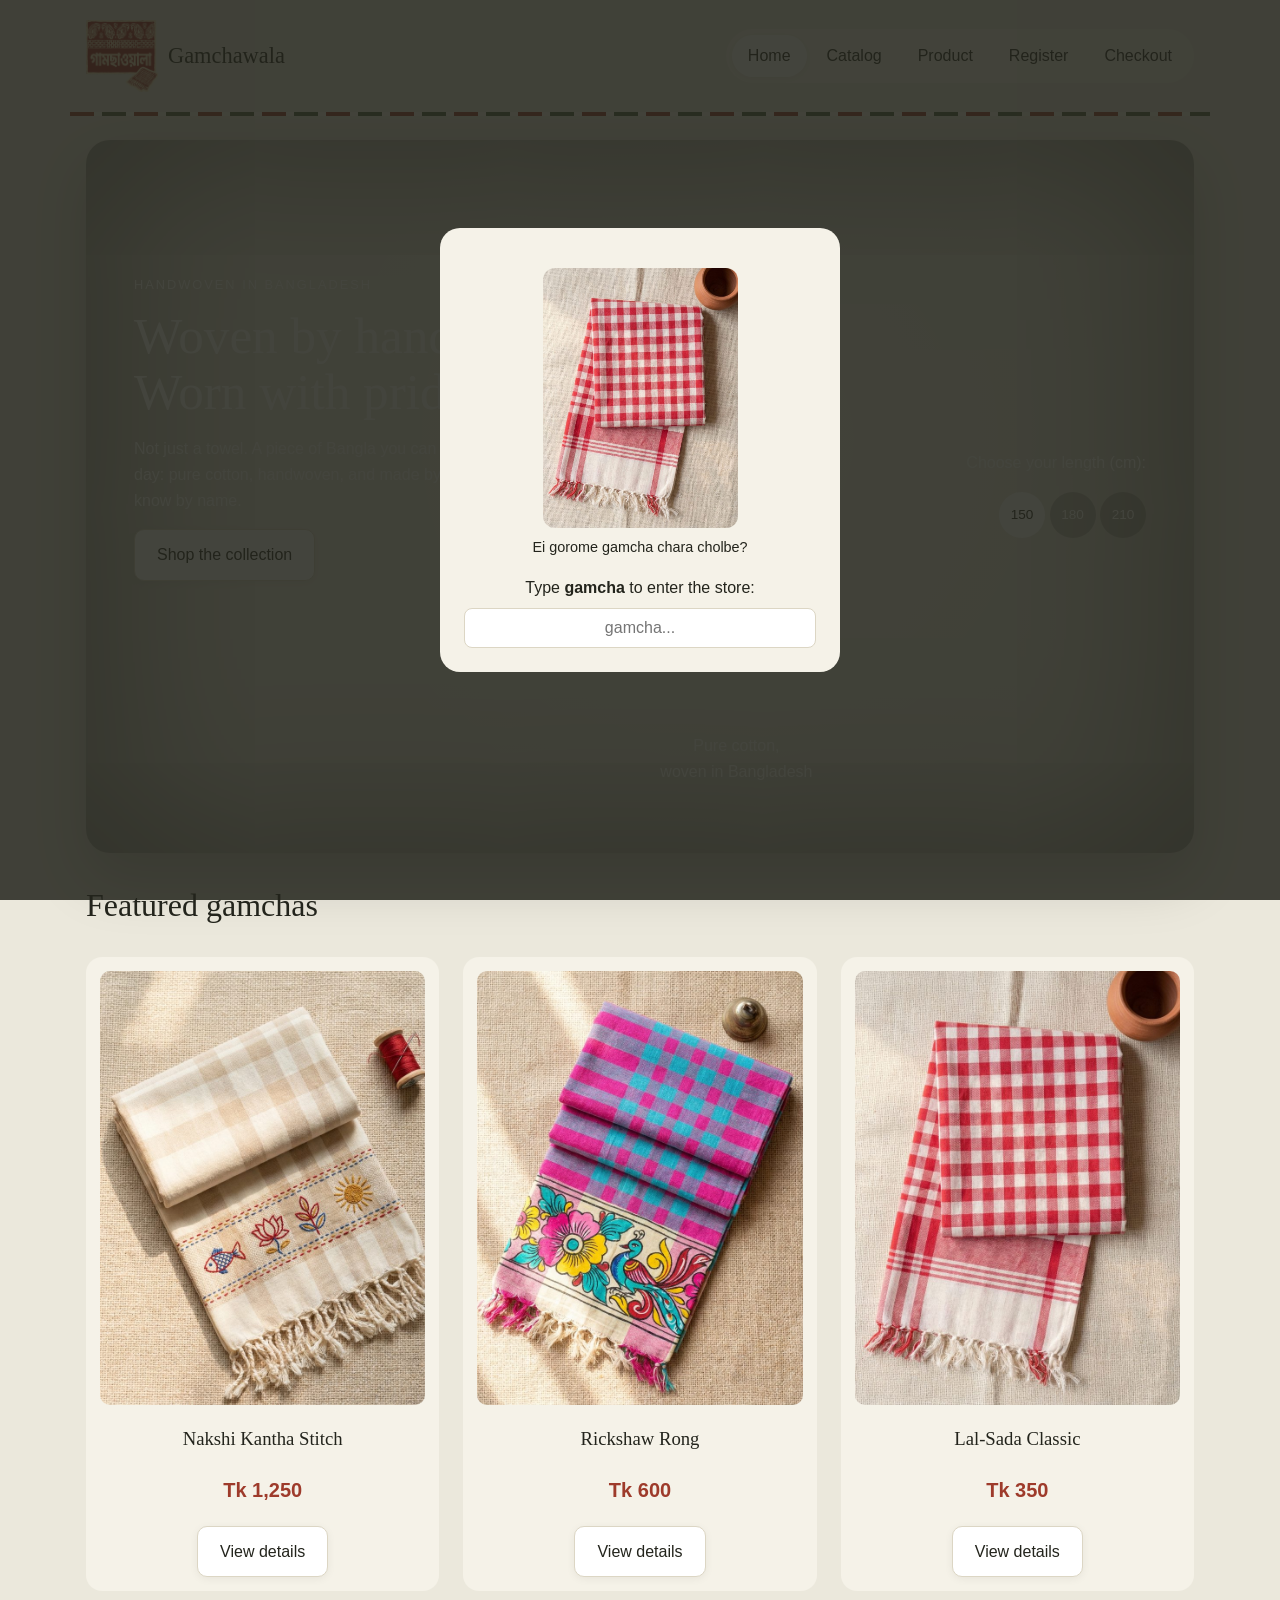
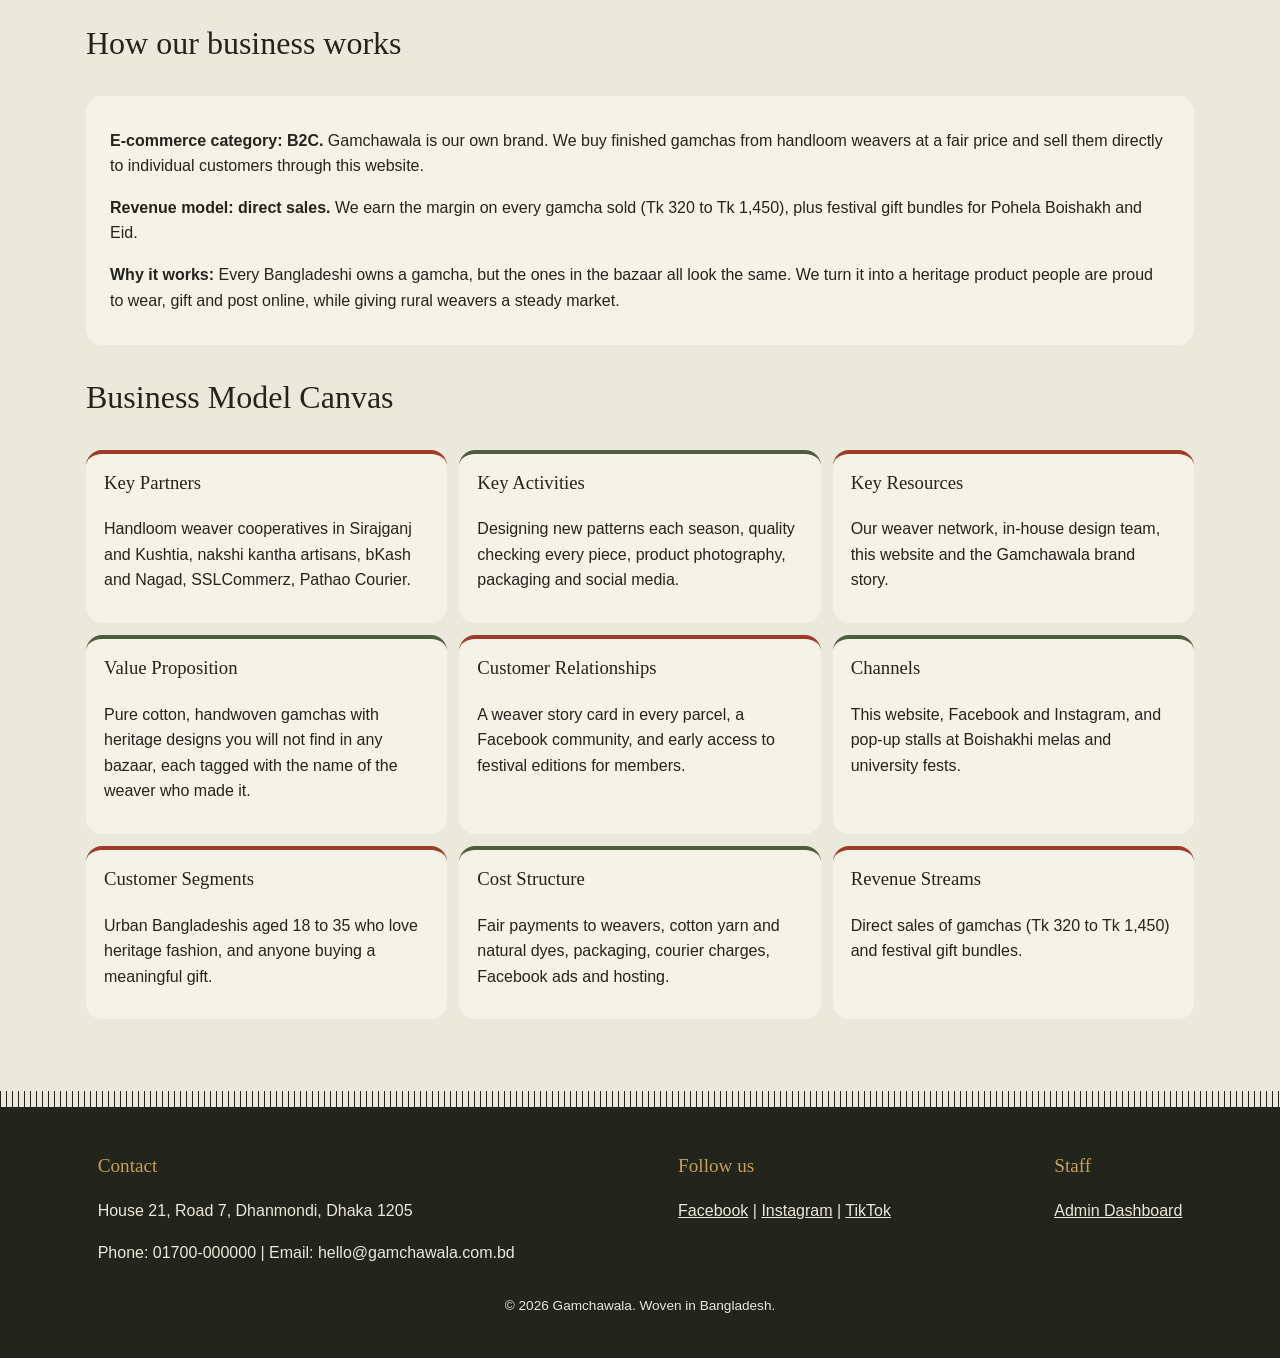
<file: Gamchawala_MIS207/index.html>
<!DOCTYPE html>
<html lang="en">
<head>
  <meta charset="UTF-8">
  <meta name="viewport" content="width=device-width, initial-scale=1.0">
  <title>Gamchawala | Handwoven Heritage Gamchas</title>
  <link rel="stylesheet" href="css/style.css">
</head>
<body>

  <!-- ===== Entry popup: type "gamcha" to enter (HTML + CSS only) ===== -->
  <div class="popup">
    <div class="popup-box">
      <figure>
        <img src="images/gamcha-01.jpg" alt="Folded red and white checked Lal-Sada gamcha with a striped border and cream fringe">
        <figcaption>Ei gorome gamcha chara cholbe?</figcaption>
      </figure>
      <label for="enter">Type <strong>gamcha</strong> to enter the store:</label>
      <input type="text" id="enter" pattern="[Gg]amcha" required placeholder="gamcha..." autocomplete="off">
    </div>
  </div>

  <!-- ===== Shared header ===== -->
  <header class="site-header">
    <a href="index.html" class="logo">
      <img src="images/logo.png" alt="Gamchawala logo: the Bengali word গামছাওয়ালা on a red block-print label with a folded gamcha sticker" width="72" height="72">
      Gamchawala
    </a>
    <nav>
      <ul>
        <li><a href="index.html" class="active">Home</a></li>
        <li><a href="catalog.html">Catalog</a></li>
        <li><a href="product-details.html">Product</a></li>
        <li><a href="register.html">Register</a></li>
        <li><a href="checkout.html">Checkout</a></li>
      </ul>
    </nav>
  </header>
  <div class="weave"></div>

  <main>

    <!-- ===== Hero ===== -->
    <!-- The background colour and the gamcha change by themselves
         every 4 seconds, using CSS animations only (see style.css) -->
    <section class="hero">

      <!-- Left: headline (stays the same) -->
      <div class="hero-text">
        <p class="eyebrow">Handwoven in Bangladesh</p>
        <h1>Woven by hand.<br>Worn with pride.</h1>
        <p>Not just a towel. A piece of Bangla you can carry every day: pure cotton, handwoven, and made by a weaver we know by name.</p>
        <a href="catalog.html" class="btn">Shop the collection</a>
      </div>

      <!-- Centre: four gamchas stacked on top of each other, shown one at a time -->
      <div class="slides">
        <img src="images/hero-1.webp" alt="Red Boishakhi Alpona gamcha printed with white lotus, fish and alpona swirls">
        <img src="images/hero-2.webp" alt="Indigo Neel Kuthi gamcha printed with river waves, lotus and fish">
        <img src="images/hero-3.webp" alt="Turmeric yellow Gaye Holud gamcha embroidered with birds and flowers">
        <img src="images/hero-4.webp" alt="Olive green Sundarbon gamcha embroidered with vines, leaves and deer">
      </div>

      <!-- Right: name and price of the gamcha on screen, plus sizes -->
      <div class="hero-side">
        <div class="slide-info">
          <div>
            <p class="slide-name">Boishakhi Alpona</p>
            <p class="slide-price">Tk 550</p>
            <del>Tk 700</del>
          </div>
          <div>
            <p class="slide-name">Neel Kuthi</p>
            <p class="slide-price">Tk 650</p>
            <del>Tk 800</del>
          </div>
          <div>
            <p class="slide-name">Gaye Holud</p>
            <p class="slide-price">Tk 500</p>
            <del>Tk 650</del>
          </div>
          <div>
            <p class="slide-name">Sundarbon</p>
            <p class="slide-price">Tk 550</p>
            <del>Tk 700</del>
          </div>
        </div>
        <p>Choose your length (cm):</p>
        <p class="sizes"><span class="on">150</span> <span>180</span> <span>210</span></p>
      </div>

      <!-- Bottom row: caption and the "next up" gamcha -->
      <p class="hero-caption">Pure cotton,<br>woven in Bangladesh</p>
      <div class="next">
        <img src="images/hero-2.webp" alt="Next: Neel Kuthi">
        <img src="images/hero-3.webp" alt="Next: Gaye Holud">
        <img src="images/hero-4.webp" alt="Next: Sundarbon">
        <img src="images/hero-1.webp" alt="Next: Boishakhi Alpona">
      </div>
    </section>

    <!-- ===== Featured products ===== -->
    <section>
      <h2>Featured gamchas</h2>
      <div class="cards">
        <article class="card">
          <img src="images/gamcha-06.jpg" alt="Cream checked gamcha with a nakshi kantha embroidered border of a fish, a lotus, leaves and a sun">
          <h3>Nakshi Kantha Stitch</h3>
          <p class="price">Tk 1,250</p>
          <a href="product-details.html" class="btn">View details</a>
        </article>
        <article class="card">
          <img src="images/gamcha-08.jpg" alt="Pink and turquoise checked gamcha with a rickshaw-art border of flowers and a peacock">
          <h3>Rickshaw Rong</h3>
          <p class="price">Tk 600</p>
          <a href="product-details.html" class="btn">View details</a>
        </article>
        <article class="card">
          <img src="images/gamcha-01.jpg" alt="Folded red and white checked Lal-Sada gamcha with a striped border and cream fringe">
          <h3>Lal-Sada Classic</h3>
          <p class="price">Tk 350</p>
          <a href="product-details.html" class="btn">View details</a>
        </article>
      </div>
    </section>

    <!-- ===== E-commerce category and revenue model ===== -->
    <section>
      <h2>How our business works</h2>
      <div class="model-box">
        <p><strong>E-commerce category: B2C.</strong> Gamchawala is our own brand. We buy finished gamchas from handloom weavers at a fair price and sell them directly to individual customers through this website.</p>
        <p><strong>Revenue model: direct sales.</strong> We earn the margin on every gamcha sold (Tk 320 to Tk 1,450), plus festival gift bundles for Pohela Boishakh and Eid.</p>
        <p><strong>Why it works:</strong> Every Bangladeshi owns a gamcha, but the ones in the bazaar all look the same. We turn it into a heritage product people are proud to wear, gift and post online, while giving rural weavers a steady market.</p>
      </div>
    </section>

    <!-- ===== Business Model Canvas (CSS Grid, 9 blocks) ===== -->
    <section>
      <h2>Business Model Canvas</h2>
      <div class="canvas">
        <article>
          <h3>Key Partners</h3>
          <p>Handloom weaver cooperatives in Sirajganj and Kushtia, nakshi kantha artisans, bKash and Nagad, SSLCommerz, Pathao Courier.</p>
        </article>
        <article>
          <h3>Key Activities</h3>
          <p>Designing new patterns each season, quality checking every piece, product photography, packaging and social media.</p>
        </article>
        <article>
          <h3>Key Resources</h3>
          <p>Our weaver network, in-house design team, this website and the Gamchawala brand story.</p>
        </article>
        <article>
          <h3>Value Proposition</h3>
          <p>Pure cotton, handwoven gamchas with heritage designs you will not find in any bazaar, each tagged with the name of the weaver who made it.</p>
        </article>
        <article>
          <h3>Customer Relationships</h3>
          <p>A weaver story card in every parcel, a Facebook community, and early access to festival editions for members.</p>
        </article>
        <article>
          <h3>Channels</h3>
          <p>This website, Facebook and Instagram, and pop-up stalls at Boishakhi melas and university fests.</p>
        </article>
        <article>
          <h3>Customer Segments</h3>
          <p>Urban Bangladeshis aged 18 to 35 who love heritage fashion, and anyone buying a meaningful gift.</p>
        </article>
        <article>
          <h3>Cost Structure</h3>
          <p>Fair payments to weavers, cotton yarn and natural dyes, packaging, courier charges, Facebook ads and hosting.</p>
        </article>
        <article>
          <h3>Revenue Streams</h3>
          <p>Direct sales of gamchas (Tk 320 to Tk 1,450) and festival gift bundles.</p>
        </article>
      </div>
    </section>

  </main>

  <!-- ===== Shared footer ===== -->
  <div class="fringe"></div>
  <footer class="site-footer">
    <div>
      <h2>Contact</h2>
      <p>House 21, Road 7, Dhanmondi, Dhaka 1205</p>
      <p>Phone: 01700-000000 | Email: hello@gamchawala.com.bd</p>
    </div>
    <div>
      <h2>Follow us</h2>
      <p><a href="#">Facebook</a> | <a href="#">Instagram</a> | <a href="#">TikTok</a></p>
    </div>
    <div>
      <h2>Staff</h2>
      <p><a href="admin.html">Admin Dashboard</a></p>
    </div>
    <p class="copyright">&copy; 2026 Gamchawala. Woven in Bangladesh.</p>
  </footer>

</body>
</html>
</file>
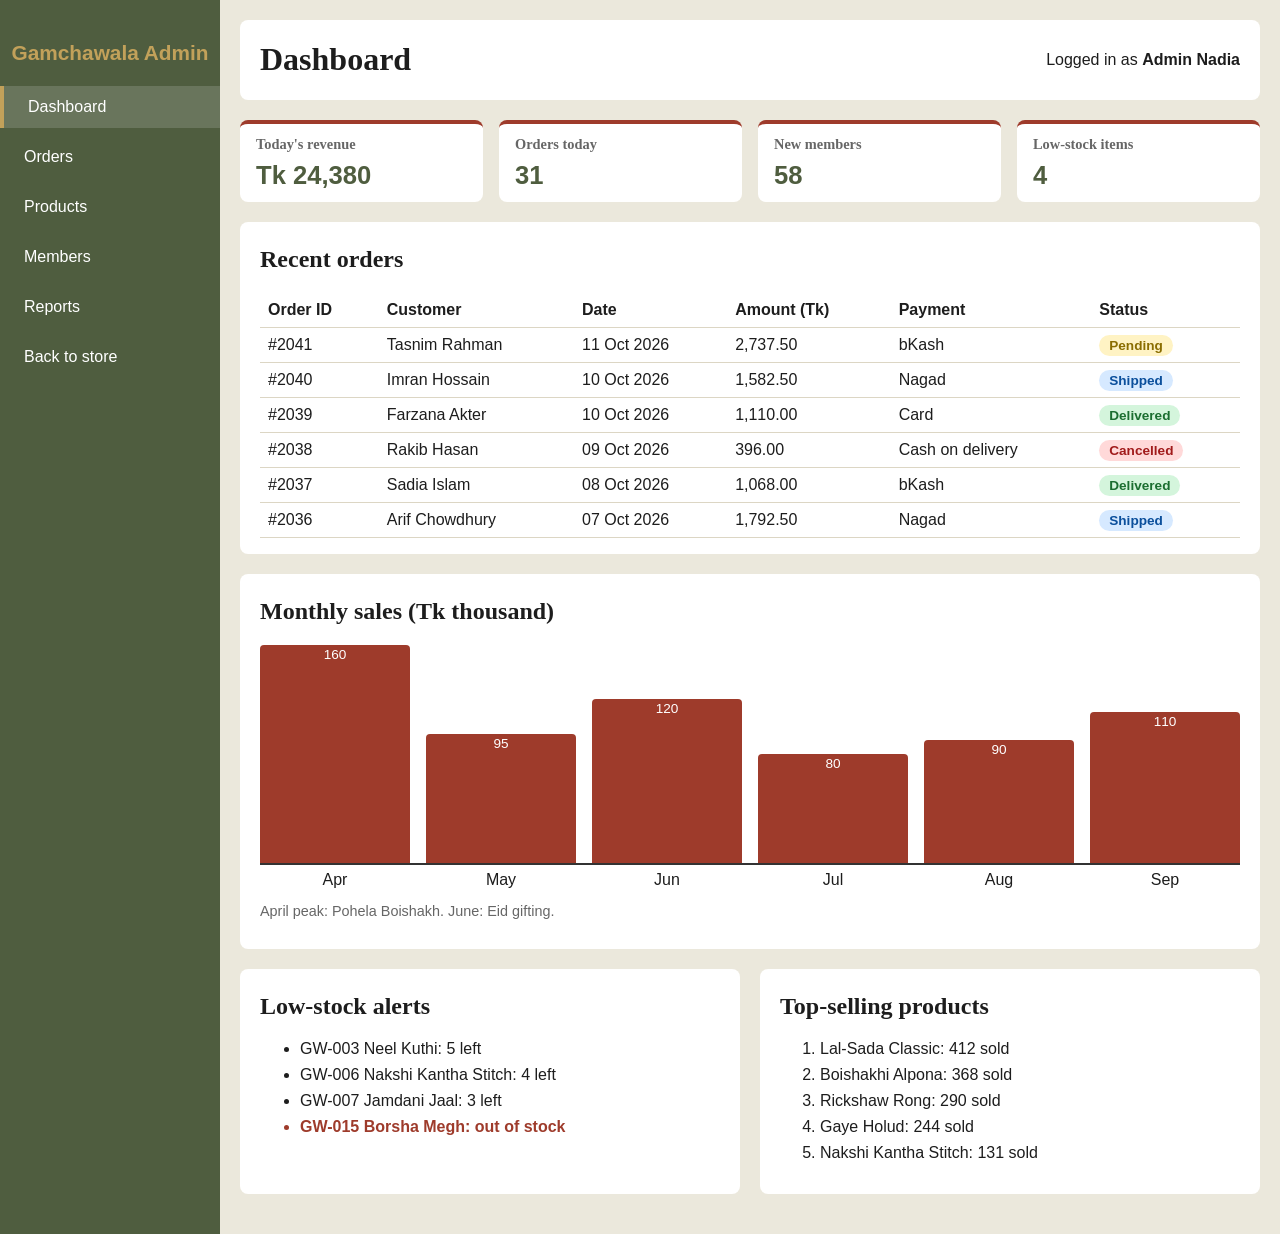
<file: Gamchawala_MIS207/admin.html>
<!DOCTYPE html>
<html lang="en">
<head>
  <meta charset="UTF-8">
  <meta name="viewport" content="width=device-width, initial-scale=1.0">
  <title>Admin Dashboard | Gamchawala</title>
  <link rel="stylesheet" href="css/admin.css">
</head>
<body>

  <div class="layout">

    <!-- ===== Sidebar navigation ===== -->
    <aside class="sidebar">
      <p class="brand">Gamchawala Admin</p>
      <nav>
        <ul>
          <li><a href="#stats" class="active">Dashboard</a></li>
          <li><a href="#orders">Orders</a></li>
          <li><a href="#products">Products</a></li>
          <li><a href="#stats">Members</a></li>
          <li><a href="#sales">Reports</a></li>
          <li><a href="index.html">Back to store</a></li>
        </ul>
      </nav>
    </aside>

    <main>

      <!-- ===== Top bar ===== -->
      <header class="topbar">
        <h1>Dashboard</h1>
        <p>Logged in as <strong>Admin Nadia</strong></p>
      </header>

      <!-- ===== Summary cards ===== -->
      <section id="stats" class="stats">
        <article class="stat">
          <h2>Today's revenue</h2>
          <p>Tk 24,380</p>
        </article>
        <article class="stat">
          <h2>Orders today</h2>
          <p>31</p>
        </article>
        <article class="stat">
          <h2>New members</h2>
          <p>58</p>
        </article>
        <article class="stat">
          <h2>Low-stock items</h2>
          <p>4</p>
        </article>
      </section>

      <!-- ===== Recent orders ===== -->
      <!-- Amount = items + Tk 60 delivery + 5% VAT on items -->
      <section id="orders" class="panel">
        <h2>Recent orders</h2>
        <div class="table-wrap">
          <table>
            <thead>
              <tr>
                <th>Order ID</th>
                <th>Customer</th>
                <th>Date</th>
                <th>Amount (Tk)</th>
                <th>Payment</th>
                <th>Status</th>
              </tr>
            </thead>
            <tbody>
              <tr>
                <td>#2041</td>
                <td>Tasnim Rahman</td>
                <td>11 Oct 2026</td>
                <td>2,737.50</td>
                <td>bKash</td>
                <td><span class="badge pending">Pending</span></td>
              </tr>
              <tr>
                <td>#2040</td>
                <td>Imran Hossain</td>
                <td>10 Oct 2026</td>
                <td>1,582.50</td>
                <td>Nagad</td>
                <td><span class="badge shipped">Shipped</span></td>
              </tr>
              <tr>
                <td>#2039</td>
                <td>Farzana Akter</td>
                <td>10 Oct 2026</td>
                <td>1,110.00</td>
                <td>Card</td>
                <td><span class="badge delivered">Delivered</span></td>
              </tr>
              <tr>
                <td>#2038</td>
                <td>Rakib Hasan</td>
                <td>09 Oct 2026</td>
                <td>396.00</td>
                <td>Cash on delivery</td>
                <td><span class="badge cancelled">Cancelled</span></td>
              </tr>
              <tr>
                <td>#2037</td>
                <td>Sadia Islam</td>
                <td>08 Oct 2026</td>
                <td>1,068.00</td>
                <td>bKash</td>
                <td><span class="badge delivered">Delivered</span></td>
              </tr>
              <tr>
                <td>#2036</td>
                <td>Arif Chowdhury</td>
                <td>07 Oct 2026</td>
                <td>1,792.50</td>
                <td>Nagad</td>
                <td><span class="badge shipped">Shipped</span></td>
              </tr>
            </tbody>
          </table>
        </div>
      </section>

      <!-- ===== Monthly sales bar chart (HTML + CSS only) ===== -->
      <!-- Each bar's height = that month's sales / highest month (April) -->
      <section id="sales" class="panel">
        <h2>Monthly sales (Tk thousand)</h2>
        <div class="chart">
          <div class="bar m1"><span>160</span></div>
          <div class="bar m2"><span>95</span></div>
          <div class="bar m3"><span>120</span></div>
          <div class="bar m4"><span>80</span></div>
          <div class="bar m5"><span>90</span></div>
          <div class="bar m6"><span>110</span></div>
        </div>
        <div class="months">
          <p>Apr</p><p>May</p><p>Jun</p><p>Jul</p><p>Aug</p><p>Sep</p>
        </div>
        <p class="note">April peak: Pohela Boishakh. June: Eid gifting.</p>
      </section>

      <!-- ===== Low stock + top sellers side by side ===== -->
      <div id="products" class="two-col">
        <section class="panel">
          <h2>Low-stock alerts</h2>
          <ul>
            <li>GW-003 Neel Kuthi: 5 left</li>
            <li>GW-006 Nakshi Kantha Stitch: 4 left</li>
            <li>GW-007 Jamdani Jaal: 3 left</li>
            <li class="out">GW-015 Borsha Megh: out of stock</li>
          </ul>
        </section>
        <section class="panel">
          <h2>Top-selling products</h2>
          <ol>
            <li>Lal-Sada Classic: 412 sold</li>
            <li>Boishakhi Alpona: 368 sold</li>
            <li>Rickshaw Rong: 290 sold</li>
            <li>Gaye Holud: 244 sold</li>
            <li>Nakshi Kantha Stitch: 131 sold</li>
          </ol>
        </section>
      </div>

    </main>
  </div>

</body>
</html>
</file>
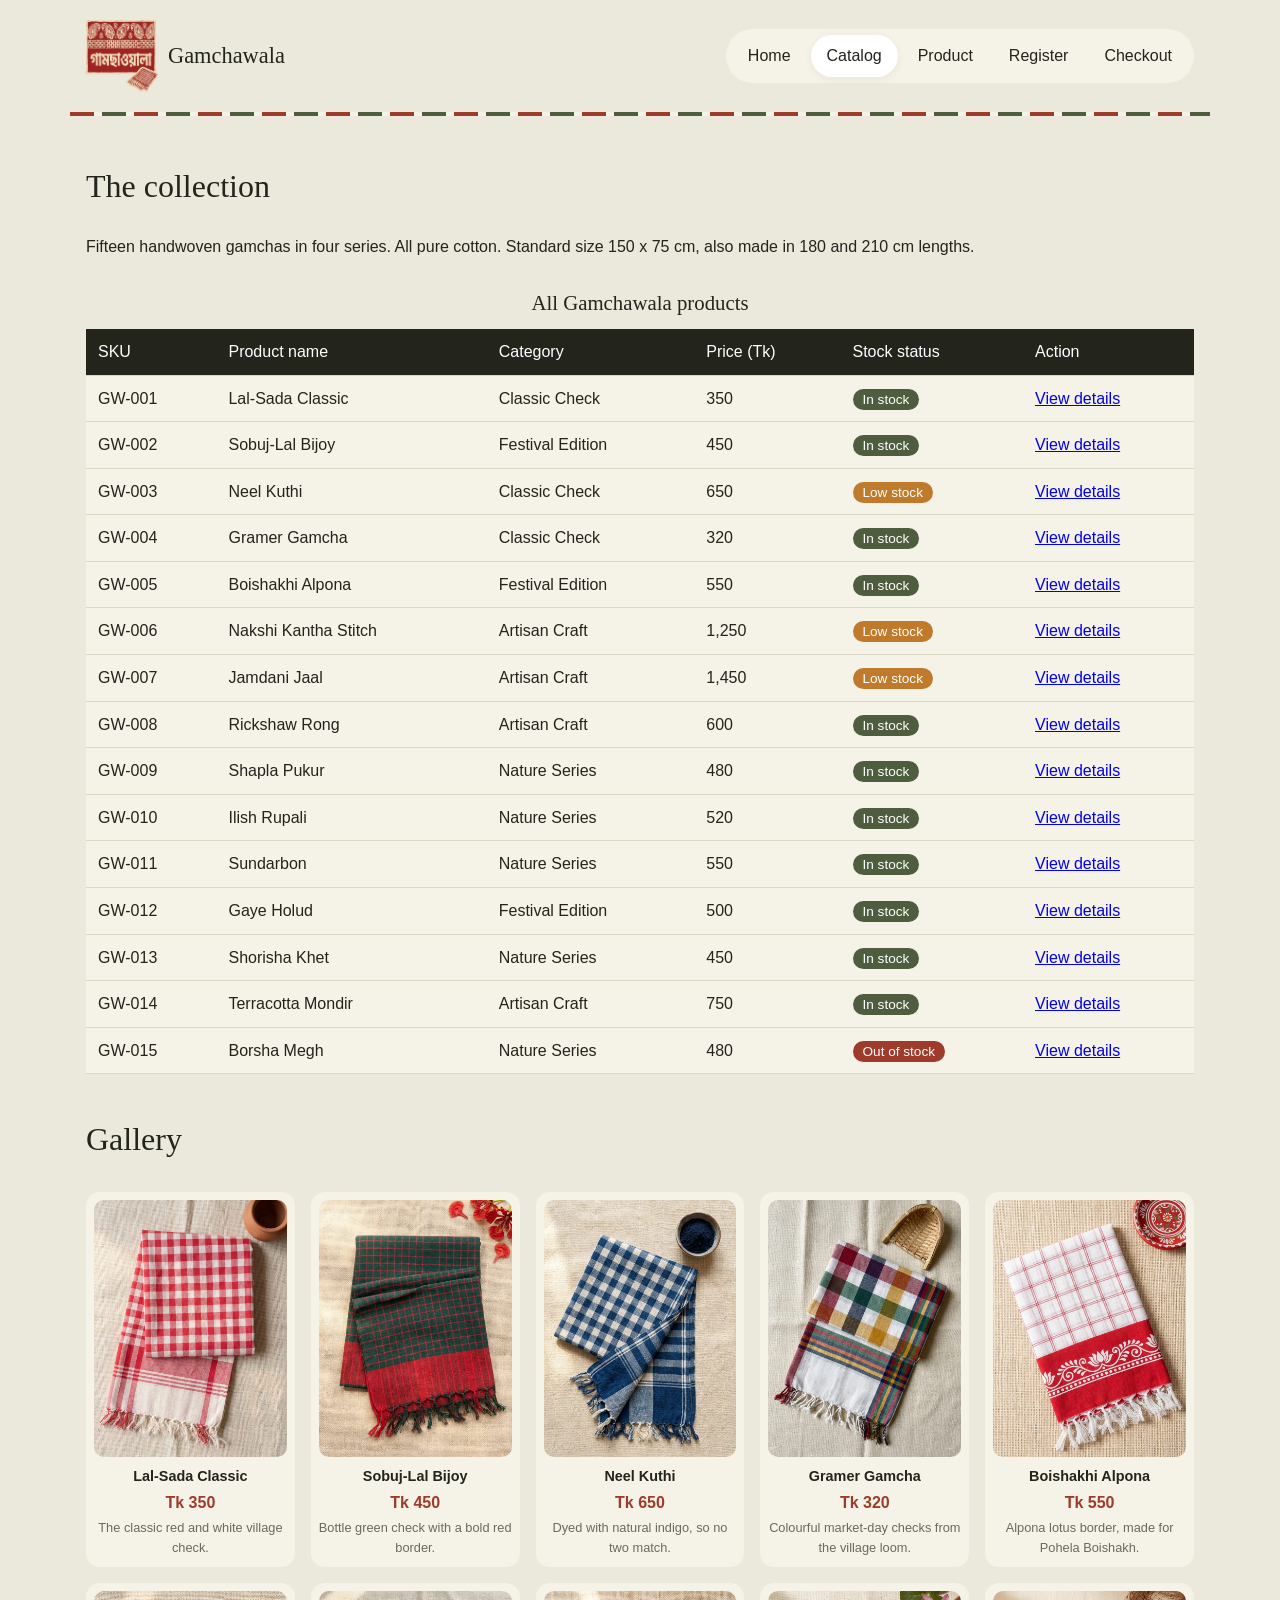
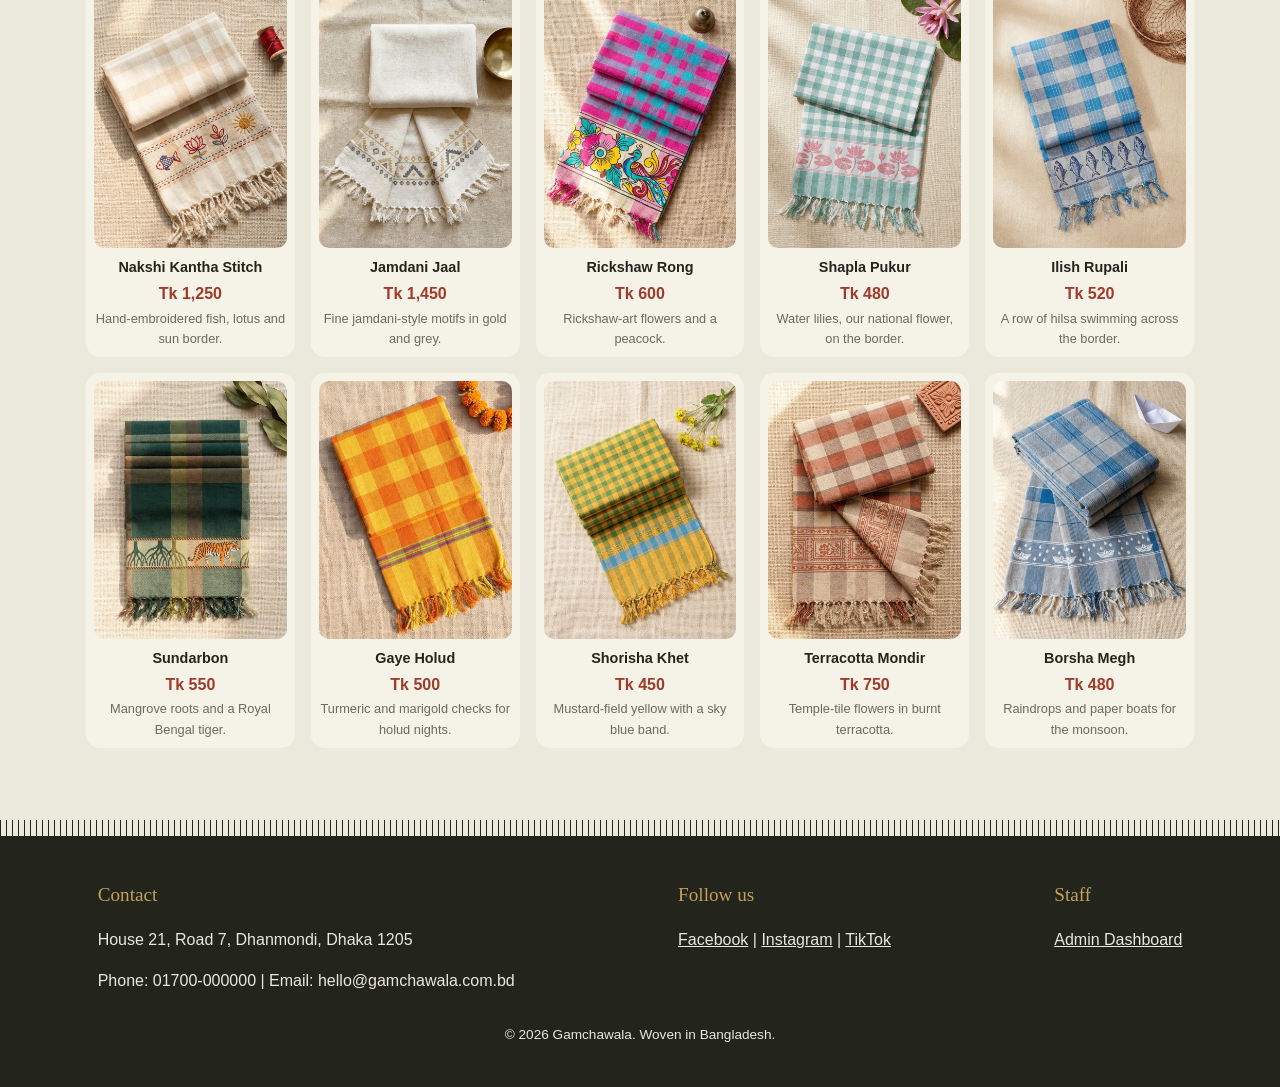
<file: Gamchawala_MIS207/catalog.html>
<!DOCTYPE html>
<html lang="en">
<head>
  <meta charset="UTF-8">
  <meta name="viewport" content="width=device-width, initial-scale=1.0">
  <title>Catalog | Gamchawala</title>
  <link rel="stylesheet" href="css/style.css">
</head>
<body>

  <!-- ===== Shared header ===== -->
  <header class="site-header">
    <a href="index.html" class="logo">
      <img src="images/logo.png" alt="Gamchawala logo: the Bengali word গামছাওয়ালা on a red block-print label with a folded gamcha sticker" width="72" height="72">
      Gamchawala
    </a>
    <nav>
      <ul>
        <li><a href="index.html">Home</a></li>
        <li><a href="catalog.html" class="active">Catalog</a></li>
        <li><a href="product-details.html">Product</a></li>
        <li><a href="register.html">Register</a></li>
        <li><a href="checkout.html">Checkout</a></li>
      </ul>
    </nav>
  </header>
  <div class="weave"></div>

  <main>

    <h1>The collection</h1>
    <p>Fifteen handwoven gamchas in four series. All pure cotton. Standard size 150 x 75 cm, also made in 180 and 210 cm lengths.</p>

    <!-- ===== Product table ===== -->
    <section class="table-wrap">
      <table>
        <caption>All Gamchawala products</caption>
        <thead>
          <tr>
            <th>SKU</th>
            <th>Product name</th>
            <th>Category</th>
            <th>Price (Tk)</th>
            <th>Stock status</th>
            <th>Action</th>
          </tr>
        </thead>
        <tbody>
          <tr>
            <td>GW-001</td>
            <td>Lal-Sada Classic</td>
            <td>Classic Check</td>
            <td>350</td>
            <td><span class="stock in-stock">In stock</span></td>
            <td><a href="product-details.html">View details</a></td>
          </tr>
          <tr>
            <td>GW-002</td>
            <td>Sobuj-Lal Bijoy</td>
            <td>Festival Edition</td>
            <td>450</td>
            <td><span class="stock in-stock">In stock</span></td>
            <td><a href="product-details.html">View details</a></td>
          </tr>
          <tr>
            <td>GW-003</td>
            <td>Neel Kuthi</td>
            <td>Classic Check</td>
            <td>650</td>
            <td><span class="stock low-stock">Low stock</span></td>
            <td><a href="product-details.html">View details</a></td>
          </tr>
          <tr>
            <td>GW-004</td>
            <td>Gramer Gamcha</td>
            <td>Classic Check</td>
            <td>320</td>
            <td><span class="stock in-stock">In stock</span></td>
            <td><a href="product-details.html">View details</a></td>
          </tr>
          <tr>
            <td>GW-005</td>
            <td>Boishakhi Alpona</td>
            <td>Festival Edition</td>
            <td>550</td>
            <td><span class="stock in-stock">In stock</span></td>
            <td><a href="product-details.html">View details</a></td>
          </tr>
          <tr>
            <td>GW-006</td>
            <td>Nakshi Kantha Stitch</td>
            <td>Artisan Craft</td>
            <td>1,250</td>
            <td><span class="stock low-stock">Low stock</span></td>
            <td><a href="product-details.html">View details</a></td>
          </tr>
          <tr>
            <td>GW-007</td>
            <td>Jamdani Jaal</td>
            <td>Artisan Craft</td>
            <td>1,450</td>
            <td><span class="stock low-stock">Low stock</span></td>
            <td><a href="product-details.html">View details</a></td>
          </tr>
          <tr>
            <td>GW-008</td>
            <td>Rickshaw Rong</td>
            <td>Artisan Craft</td>
            <td>600</td>
            <td><span class="stock in-stock">In stock</span></td>
            <td><a href="product-details.html">View details</a></td>
          </tr>
          <tr>
            <td>GW-009</td>
            <td>Shapla Pukur</td>
            <td>Nature Series</td>
            <td>480</td>
            <td><span class="stock in-stock">In stock</span></td>
            <td><a href="product-details.html">View details</a></td>
          </tr>
          <tr>
            <td>GW-010</td>
            <td>Ilish Rupali</td>
            <td>Nature Series</td>
            <td>520</td>
            <td><span class="stock in-stock">In stock</span></td>
            <td><a href="product-details.html">View details</a></td>
          </tr>
          <tr>
            <td>GW-011</td>
            <td>Sundarbon</td>
            <td>Nature Series</td>
            <td>550</td>
            <td><span class="stock in-stock">In stock</span></td>
            <td><a href="product-details.html">View details</a></td>
          </tr>
          <tr>
            <td>GW-012</td>
            <td>Gaye Holud</td>
            <td>Festival Edition</td>
            <td>500</td>
            <td><span class="stock in-stock">In stock</span></td>
            <td><a href="product-details.html">View details</a></td>
          </tr>
          <tr>
            <td>GW-013</td>
            <td>Shorisha Khet</td>
            <td>Nature Series</td>
            <td>450</td>
            <td><span class="stock in-stock">In stock</span></td>
            <td><a href="product-details.html">View details</a></td>
          </tr>
          <tr>
            <td>GW-014</td>
            <td>Terracotta Mondir</td>
            <td>Artisan Craft</td>
            <td>750</td>
            <td><span class="stock in-stock">In stock</span></td>
            <td><a href="product-details.html">View details</a></td>
          </tr>
          <tr>
            <td>GW-015</td>
            <td>Borsha Megh</td>
            <td>Nature Series</td>
            <td>480</td>
            <td><span class="stock out-stock">Out of stock</span></td>
            <td><a href="product-details.html">View details</a></td>
          </tr>
        </tbody>
      </table>
    </section>

    <!-- ===== Product gallery (CSS Grid, 15 images) ===== -->
    <section>
      <h2>Gallery</h2>
      <div class="gallery">
        <figure>
          <img src="images/gamcha-01.jpg" alt="Folded red and white checked Lal-Sada gamcha with a striped border and cream fringe">
          <figcaption>
            <strong>Lal-Sada Classic</strong>
            <span class="price">Tk 350</span>
            <span class="detail">The classic red and white village check.</span>
          </figcaption>
        </figure>
        <figure>
          <img src="images/gamcha-02.jpg" alt="Bottle green gamcha with thin red checks and a wide red border">
          <figcaption>
            <strong>Sobuj-Lal Bijoy</strong>
            <span class="price">Tk 450</span>
            <span class="detail">Bottle green check with a bold red border.</span>
          </figcaption>
        </figure>
        <figure>
          <img src="images/gamcha-03.jpg" alt="Indigo and cream checked gamcha beside a bowl of indigo dye powder">
          <figcaption>
            <strong>Neel Kuthi</strong>
            <span class="price">Tk 650</span>
            <span class="detail">Dyed with natural indigo, so no two match.</span>
          </figcaption>
        </figure>
        <figure>
          <img src="images/gamcha-04.jpg" alt="White gamcha with large red, green, yellow and blue checks and a multi-coloured striped border">
          <figcaption>
            <strong>Gramer Gamcha</strong>
            <span class="price">Tk 320</span>
            <span class="detail">Colourful market-day checks from the village loom.</span>
          </figcaption>
        </figure>
        <figure>
          <img src="images/gamcha-05.jpg" alt="White gamcha with fine red checks and a red border printed with white alpona lotus vines">
          <figcaption>
            <strong>Boishakhi Alpona</strong>
            <span class="price">Tk 550</span>
            <span class="detail">Alpona lotus border, made for Pohela Boishakh.</span>
          </figcaption>
        </figure>
        <figure>
          <img src="images/gamcha-06.jpg" alt="Cream checked gamcha with a nakshi kantha embroidered border of a fish, a lotus, leaves and a sun">
          <figcaption>
            <strong>Nakshi Kantha Stitch</strong>
            <span class="price">Tk 1,250</span>
            <span class="detail">Hand-embroidered fish, lotus and sun border.</span>
          </figcaption>
        </figure>
        <figure>
          <img src="images/gamcha-07.jpg" alt="Off-white gamcha with jamdani-style geometric motifs woven in gold and grey">
          <figcaption>
            <strong>Jamdani Jaal</strong>
            <span class="price">Tk 1,450</span>
            <span class="detail">Fine jamdani-style motifs in gold and grey.</span>
          </figcaption>
        </figure>
        <figure>
          <img src="images/gamcha-08.jpg" alt="Pink and turquoise checked gamcha with a rickshaw-art border of flowers and a peacock">
          <figcaption>
            <strong>Rickshaw Rong</strong>
            <span class="price">Tk 600</span>
            <span class="detail">Rickshaw-art flowers and a peacock.</span>
          </figcaption>
        </figure>
        <figure>
          <img src="images/gamcha-09.jpg" alt="Teal and white checked gamcha with a border of pink water lilies and lily pads">
          <figcaption>
            <strong>Shapla Pukur</strong>
            <span class="price">Tk 480</span>
            <span class="detail">Water lilies, our national flower, on the border.</span>
          </figcaption>
        </figure>
        <figure>
          <img src="images/gamcha-10.jpg" alt="Blue and grey checked gamcha with a woven border of hilsa fish">
          <figcaption>
            <strong>Ilish Rupali</strong>
            <span class="price">Tk 520</span>
            <span class="detail">A row of hilsa swimming across the border.</span>
          </figcaption>
        </figure>
        <figure>
          <img src="images/gamcha-11.jpg" alt="Mangrove green checked gamcha with a woven border of mangrove roots and a Royal Bengal tiger">
          <figcaption>
            <strong>Sundarbon</strong>
            <span class="price">Tk 550</span>
            <span class="detail">Mangrove roots and a Royal Bengal tiger.</span>
          </figcaption>
        </figure>
        <figure>
          <img src="images/gamcha-12.jpg" alt="Turmeric yellow and marigold orange checked gamcha with green and pink border stripes">
          <figcaption>
            <strong>Gaye Holud</strong>
            <span class="price">Tk 500</span>
            <span class="detail">Turmeric and marigold checks for holud nights.</span>
          </figcaption>
        </figure>
        <figure>
          <img src="images/gamcha-13.jpg" alt="Mustard yellow and green checked gamcha with a sky blue border band">
          <figcaption>
            <strong>Shorisha Khet</strong>
            <span class="price">Tk 450</span>
            <span class="detail">Mustard-field yellow with a sky blue band.</span>
          </figcaption>
        </figure>
        <figure>
          <img src="images/gamcha-14.jpg" alt="Terracotta and sand checked gamcha with a border of temple-tile flower motifs">
          <figcaption>
            <strong>Terracotta Mondir</strong>
            <span class="price">Tk 750</span>
            <span class="detail">Temple-tile flowers in burnt terracotta.</span>
          </figcaption>
        </figure>
        <figure>
          <img src="images/gamcha-15.jpg" alt="Grey and blue checked gamcha with a border of raindrops and paper boats">
          <figcaption>
            <strong>Borsha Megh</strong>
            <span class="price">Tk 480</span>
            <span class="detail">Raindrops and paper boats for the monsoon.</span>
          </figcaption>
        </figure>
      </div>
    </section>

  </main>

  <!-- ===== Shared footer ===== -->
  <div class="fringe"></div>
  <footer class="site-footer">
    <div>
      <h2>Contact</h2>
      <p>House 21, Road 7, Dhanmondi, Dhaka 1205</p>
      <p>Phone: 01700-000000 | Email: hello@gamchawala.com.bd</p>
    </div>
    <div>
      <h2>Follow us</h2>
      <p><a href="#">Facebook</a> | <a href="#">Instagram</a> | <a href="#">TikTok</a></p>
    </div>
    <div>
      <h2>Staff</h2>
      <p><a href="admin.html">Admin Dashboard</a></p>
    </div>
    <p class="copyright">&copy; 2026 Gamchawala. Woven in Bangladesh.</p>
  </footer>

</body>
</html>
</file>
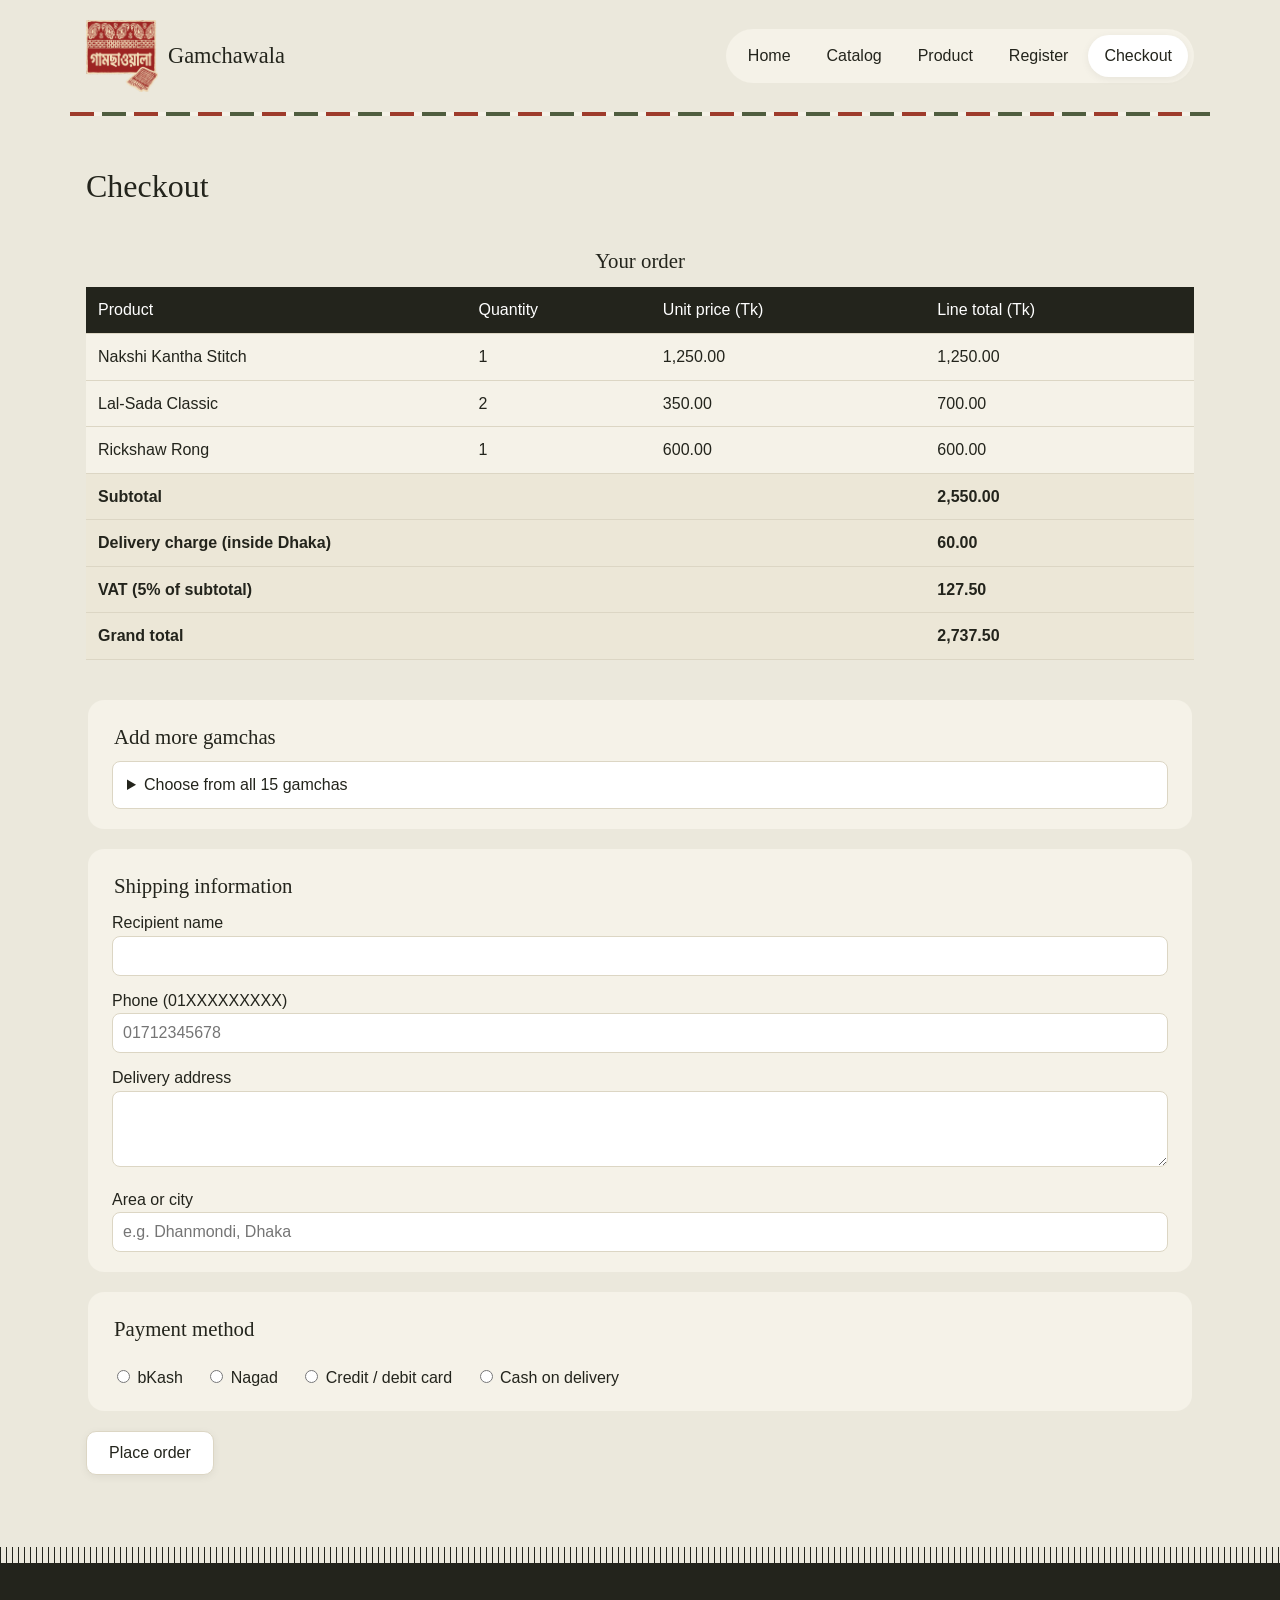
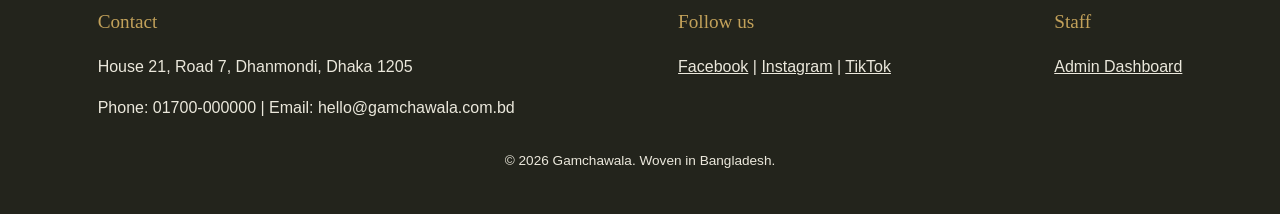
<file: Gamchawala_MIS207/checkout.html>
<!DOCTYPE html>
<html lang="en">
<head>
  <meta charset="UTF-8">
  <meta name="viewport" content="width=device-width, initial-scale=1.0">
  <title>Checkout | Gamchawala</title>
  <link rel="stylesheet" href="css/style.css">
</head>
<body>

  <!-- ===== Shared header ===== -->
  <header class="site-header">
    <a href="index.html" class="logo">
      <img src="images/logo.png" alt="Gamchawala logo: the Bengali word গামছাওয়ালা on a red block-print label with a folded gamcha sticker" width="72" height="72">
      Gamchawala
    </a>
    <nav>
      <ul>
        <li><a href="index.html">Home</a></li>
        <li><a href="catalog.html">Catalog</a></li>
        <li><a href="product-details.html">Product</a></li>
        <li><a href="register.html">Register</a></li>
        <li><a href="checkout.html" class="active">Checkout</a></li>
      </ul>
    </nav>
  </header>
  <div class="weave"></div>

  <main>

    <h1>Checkout</h1>

    <!-- ===== Order summary ===== -->
    <section class="table-wrap">
      <table>
        <caption>Your order</caption>
        <thead>
          <tr>
            <th>Product</th>
            <th>Quantity</th>
            <th>Unit price (Tk)</th>
            <th>Line total (Tk)</th>
          </tr>
        </thead>
        <tbody>
          <tr>
            <td>Nakshi Kantha Stitch</td>
            <td>1</td>
            <td>1,250.00</td>
            <td>1,250.00</td>
          </tr>
          <tr>
            <td>Lal-Sada Classic</td>
            <td>2</td>
            <td>350.00</td>
            <td>700.00</td>
          </tr>
          <tr>
            <td>Rickshaw Rong</td>
            <td>1</td>
            <td>600.00</td>
            <td>600.00</td>
          </tr>
        </tbody>
        <!-- Subtotal = 1250 + 700 + 600 = 2550. VAT = 5% of 2550 = 127.50 -->
        <tfoot>
          <tr>
            <td colspan="3">Subtotal</td>
            <td>2,550.00</td>
          </tr>
          <tr>
            <td colspan="3">Delivery charge (inside Dhaka)</td>
            <td>60.00</td>
          </tr>
          <tr>
            <td colspan="3">VAT (5% of subtotal)</td>
            <td>127.50</td>
          </tr>
          <tr>
            <td colspan="3">Grand total</td>
            <td>2,737.50</td>
          </tr>
        </tfoot>
      </table>
    </section>

    <!-- ===== Shipping and payment form ===== -->
    <!-- After Place order, the form reloads this page with #order-confirmed
         at the end of the address, which shows the confirmation box -->
    <form action="checkout.html#order-confirmed">

      <fieldset>
        <legend>Add more gamchas</legend>
        <!-- Dropdown with pictures: <details> opens and closes by itself -->
        <details class="picker">
          <summary>Choose from all 15 gamchas</summary>
          <div class="picker-grid">
            <label>
              <input type="checkbox" name="gamcha" value="GW-001">
              <img src="images/gamcha-01.jpg" alt="Lal-Sada Classic gamcha">
              Lal-Sada Classic<br>Tk 350
            </label>
            <label>
              <input type="checkbox" name="gamcha" value="GW-002">
              <img src="images/gamcha-02.jpg" alt="Sobuj-Lal Bijoy gamcha">
              Sobuj-Lal Bijoy<br>Tk 450
            </label>
            <label>
              <input type="checkbox" name="gamcha" value="GW-003">
              <img src="images/gamcha-03.jpg" alt="Neel Kuthi gamcha">
              Neel Kuthi<br>Tk 650
            </label>
            <label>
              <input type="checkbox" name="gamcha" value="GW-004">
              <img src="images/gamcha-04.jpg" alt="Gramer Gamcha gamcha">
              Gramer Gamcha<br>Tk 320
            </label>
            <label>
              <input type="checkbox" name="gamcha" value="GW-005">
              <img src="images/gamcha-05.jpg" alt="Boishakhi Alpona gamcha">
              Boishakhi Alpona<br>Tk 550
            </label>
            <label>
              <input type="checkbox" name="gamcha" value="GW-006">
              <img src="images/gamcha-06.jpg" alt="Nakshi Kantha Stitch gamcha">
              Nakshi Kantha Stitch<br>Tk 1,250
            </label>
            <label>
              <input type="checkbox" name="gamcha" value="GW-007">
              <img src="images/gamcha-07.jpg" alt="Jamdani Jaal gamcha">
              Jamdani Jaal<br>Tk 1,450
            </label>
            <label>
              <input type="checkbox" name="gamcha" value="GW-008">
              <img src="images/gamcha-08.jpg" alt="Rickshaw Rong gamcha">
              Rickshaw Rong<br>Tk 600
            </label>
            <label>
              <input type="checkbox" name="gamcha" value="GW-009">
              <img src="images/gamcha-09.jpg" alt="Shapla Pukur gamcha">
              Shapla Pukur<br>Tk 480
            </label>
            <label>
              <input type="checkbox" name="gamcha" value="GW-010">
              <img src="images/gamcha-10.jpg" alt="Ilish Rupali gamcha">
              Ilish Rupali<br>Tk 520
            </label>
            <label>
              <input type="checkbox" name="gamcha" value="GW-011">
              <img src="images/gamcha-11.jpg" alt="Sundarbon gamcha">
              Sundarbon<br>Tk 550
            </label>
            <label>
              <input type="checkbox" name="gamcha" value="GW-012">
              <img src="images/gamcha-12.jpg" alt="Gaye Holud gamcha">
              Gaye Holud<br>Tk 500
            </label>
            <label>
              <input type="checkbox" name="gamcha" value="GW-013">
              <img src="images/gamcha-13.jpg" alt="Shorisha Khet gamcha">
              Shorisha Khet<br>Tk 450
            </label>
            <label>
              <input type="checkbox" name="gamcha" value="GW-014">
              <img src="images/gamcha-14.jpg" alt="Terracotta Mondir gamcha">
              Terracotta Mondir<br>Tk 750
            </label>
            <label>
              <input type="checkbox" name="gamcha" value="GW-015">
              <img src="images/gamcha-15.jpg" alt="Borsha Megh gamcha">
              Borsha Megh<br>Tk 480
            </label>
          </div>
        </details>
      </fieldset>

      <fieldset>
        <legend>Shipping information</legend>

        <label for="name">Recipient name</label>
        <input type="text" id="name" name="name" required>

        <label for="phone">Phone (01XXXXXXXXX)</label>
        <input type="tel" id="phone" name="phone" pattern="01[0-9]{9}" placeholder="01712345678" required>

        <label for="address">Delivery address</label>
        <textarea id="address" name="address" rows="3" required></textarea>

        <label for="city">Area or city</label>
        <input type="text" id="city" name="city" placeholder="e.g. Dhanmondi, Dhaka" required>
      </fieldset>

      <fieldset>
        <legend>Payment method</legend>
        <div class="inline">
          <label><input type="radio" name="payment" value="bkash" required> bKash</label>
          <label><input type="radio" name="payment" value="nagad"> Nagad</label>
          <label><input type="radio" name="payment" value="card"> Credit / debit card</label>
          <label><input type="radio" name="payment" value="cod"> Cash on delivery</label>
        </div>
      </fieldset>

      <button type="submit">Place order</button>
    </form>

    <!-- Order confirmed box: only visible when the address ends in #order-confirmed -->
    <div id="order-confirmed" class="popup confirm">
      <div class="popup-box">
        <h2>Order confirmed!</h2>
        <p>Thank you for shopping with Gamchawala. We will send you a delivery tracking link by SMS, so you can see exactly where your gamcha is at any moment.</p>
        <a href="index.html" class="btn">Back to home</a>
      </div>
    </div>

  </main>

  <!-- ===== Shared footer ===== -->
  <div class="fringe"></div>
  <footer class="site-footer">
    <div>
      <h2>Contact</h2>
      <p>House 21, Road 7, Dhanmondi, Dhaka 1205</p>
      <p>Phone: 01700-000000 | Email: hello@gamchawala.com.bd</p>
    </div>
    <div>
      <h2>Follow us</h2>
      <p><a href="#">Facebook</a> | <a href="#">Instagram</a> | <a href="#">TikTok</a></p>
    </div>
    <div>
      <h2>Staff</h2>
      <p><a href="admin.html">Admin Dashboard</a></p>
    </div>
    <p class="copyright">&copy; 2026 Gamchawala. Woven in Bangladesh.</p>
  </footer>

</body>
</html>
</file>
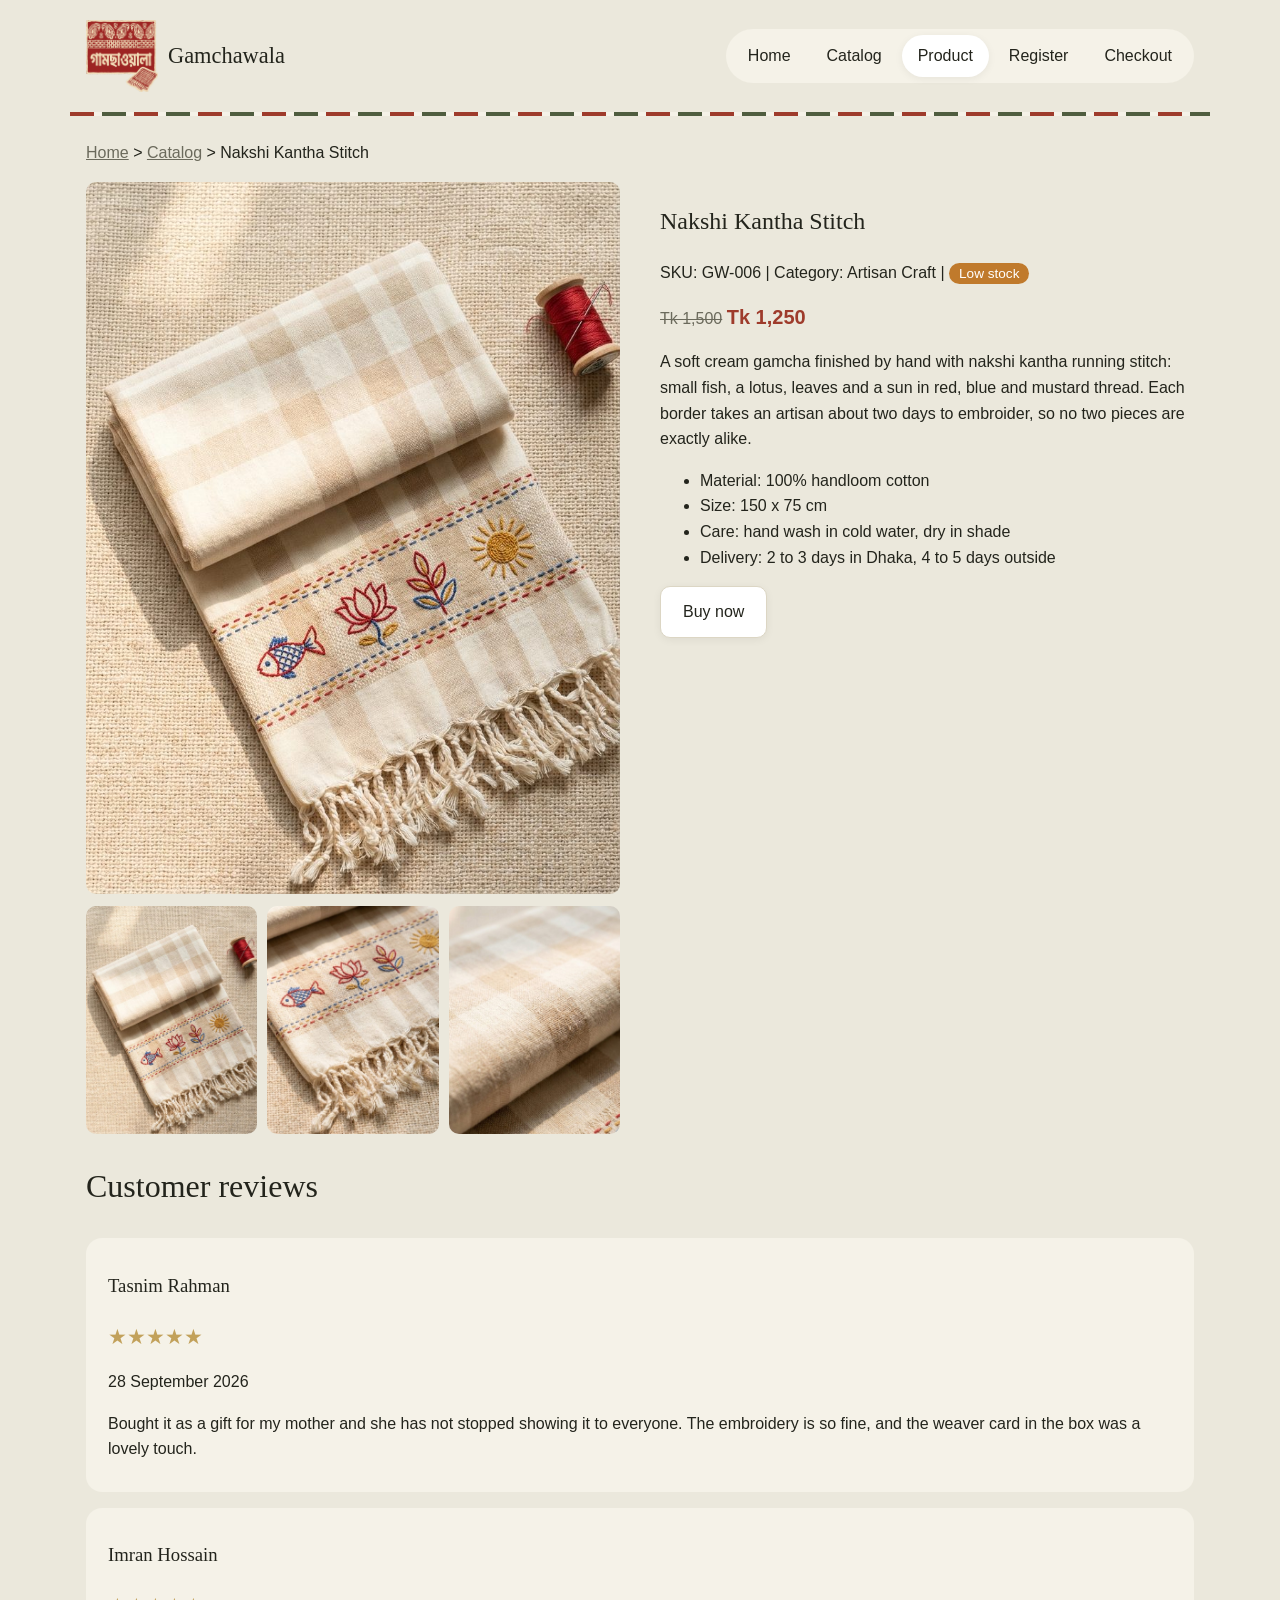
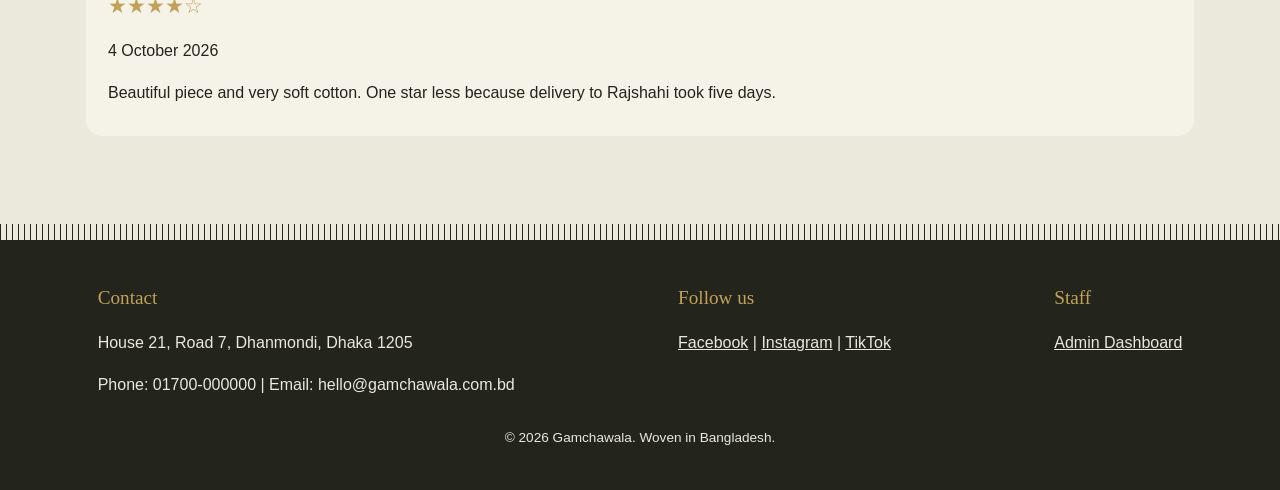
<file: Gamchawala_MIS207/product-details.html>
<!DOCTYPE html>
<html lang="en">
<head>
  <meta charset="UTF-8">
  <meta name="viewport" content="width=device-width, initial-scale=1.0">
  <title>Nakshi Kantha Stitch | Gamchawala</title>
  <link rel="stylesheet" href="css/style.css">
</head>
<body>

  <!-- ===== Shared header ===== -->
  <header class="site-header">
    <a href="index.html" class="logo">
      <img src="images/logo.png" alt="Gamchawala logo: the Bengali word গামছাওয়ালা on a red block-print label with a folded gamcha sticker" width="72" height="72">
      Gamchawala
    </a>
    <nav>
      <ul>
        <li><a href="index.html">Home</a></li>
        <li><a href="catalog.html">Catalog</a></li>
        <li><a href="product-details.html" class="active">Product</a></li>
        <li><a href="register.html">Register</a></li>
        <li><a href="checkout.html">Checkout</a></li>
      </ul>
    </nav>
  </header>
  <div class="weave"></div>

  <main>

    <!-- ===== Breadcrumb ===== -->
    <nav class="breadcrumb">
      <a href="index.html">Home</a> &gt; <a href="catalog.html">Catalog</a> &gt; Nakshi Kantha Stitch
    </nav>

    <!-- ===== Product: images on the left, info on the right ===== -->
    <section class="product">
      <div>
        <img src="images/gamcha-06.jpg" alt="Nakshi Kantha Stitch gamcha, folded, with its embroidered border of a fish, a lotus, leaves and a sun" class="main-img">
        <div class="thumbs">
          <img src="images/gamcha-06.jpg" alt="Thumbnail: full view of the folded Nakshi Kantha Stitch gamcha">
          <img src="images/gamcha-06-motif.jpg" alt="Close-up of the hand-embroidered fish, lotus, leaves and sun in red, blue and mustard thread">
          <img src="images/gamcha-06-weave.jpg" alt="Close-up of the soft handwoven cream and beige cotton check">
        </div>
      </div>

      <div>
        <h1>Nakshi Kantha Stitch</h1>
        <p>SKU: GW-006 | Category: Artisan Craft | <span class="stock low-stock">Low stock</span></p>
        <p>
          <del class="old-price">Tk 1,500</del>
          <span class="price">Tk 1,250</span>
        </p>
        <p>A soft cream gamcha finished by hand with nakshi kantha running stitch: small fish, a lotus, leaves and a sun in red, blue and mustard thread. Each border takes an artisan about two days to embroider, so no two pieces are exactly alike.</p>
        <ul>
          <li>Material: 100% handloom cotton</li>
          <li>Size: 150 x 75 cm</li>
          <li>Care: hand wash in cold water, dry in shade</li>
          <li>Delivery: 2 to 3 days in Dhaka, 4 to 5 days outside</li>
        </ul>
        <a href="checkout.html" class="btn">Buy now</a>
      </div>
    </section>

    <!-- ===== Customer reviews ===== -->
    <section>
      <h2>Customer reviews</h2>
      <article class="review">
        <h3>Tasnim Rahman</h3>
        <p class="stars">&#9733;&#9733;&#9733;&#9733;&#9733;</p>
        <p><time datetime="2026-09-28">28 September 2026</time></p>
        <p>Bought it as a gift for my mother and she has not stopped showing it to everyone. The embroidery is so fine, and the weaver card in the box was a lovely touch.</p>
      </article>
      <article class="review">
        <h3>Imran Hossain</h3>
        <p class="stars">&#9733;&#9733;&#9733;&#9733;&#9734;</p>
        <p><time datetime="2026-10-04">4 October 2026</time></p>
        <p>Beautiful piece and very soft cotton. One star less because delivery to Rajshahi took five days.</p>
      </article>
    </section>

  </main>

  <!-- ===== Shared footer ===== -->
  <div class="fringe"></div>
  <footer class="site-footer">
    <div>
      <h2>Contact</h2>
      <p>House 21, Road 7, Dhanmondi, Dhaka 1205</p>
      <p>Phone: 01700-000000 | Email: hello@gamchawala.com.bd</p>
    </div>
    <div>
      <h2>Follow us</h2>
      <p><a href="#">Facebook</a> | <a href="#">Instagram</a> | <a href="#">TikTok</a></p>
    </div>
    <div>
      <h2>Staff</h2>
      <p><a href="admin.html">Admin Dashboard</a></p>
    </div>
    <p class="copyright">&copy; 2026 Gamchawala. Woven in Bangladesh.</p>
  </footer>

</body>
</html>
</file>
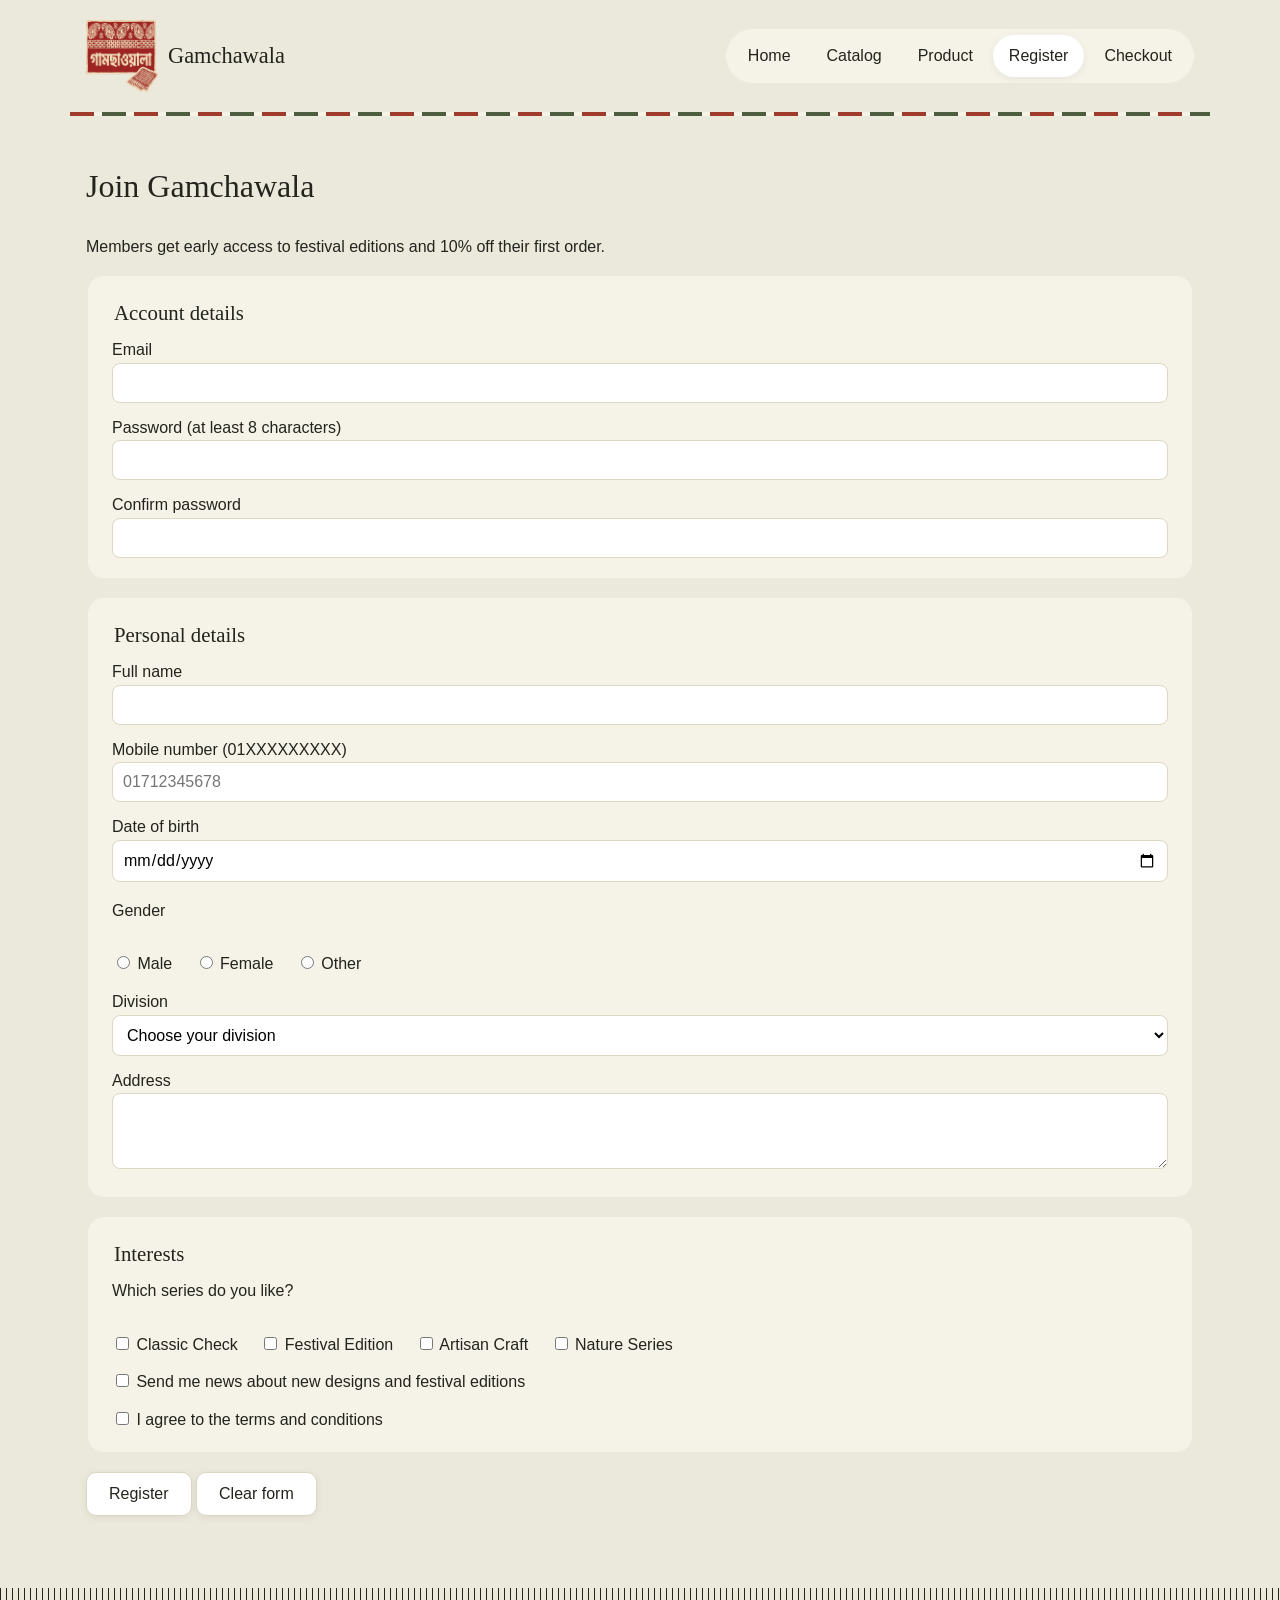
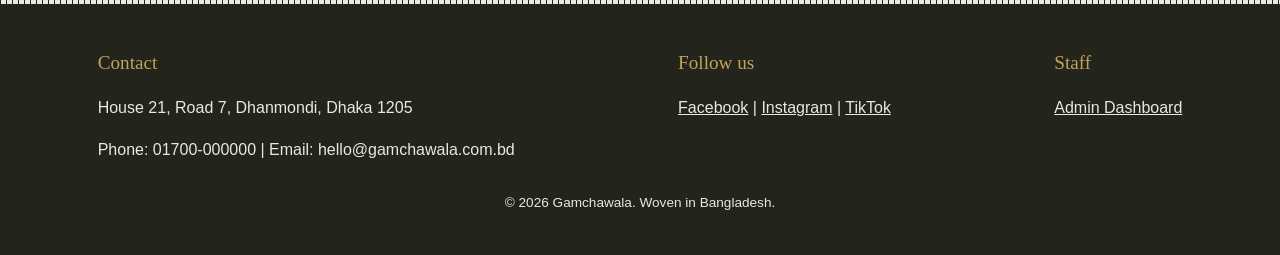
<file: Gamchawala_MIS207/register.html>
<!DOCTYPE html>
<html lang="en">
<head>
  <meta charset="UTF-8">
  <meta name="viewport" content="width=device-width, initial-scale=1.0">
  <title>Register | Gamchawala</title>
  <link rel="stylesheet" href="css/style.css">
</head>
<body>

  <!-- ===== Shared header ===== -->
  <header class="site-header">
    <a href="index.html" class="logo">
      <img src="images/logo.png" alt="Gamchawala logo: the Bengali word গামছাওয়ালা on a red block-print label with a folded gamcha sticker" width="72" height="72">
      Gamchawala
    </a>
    <nav>
      <ul>
        <li><a href="index.html">Home</a></li>
        <li><a href="catalog.html">Catalog</a></li>
        <li><a href="product-details.html">Product</a></li>
        <li><a href="register.html" class="active">Register</a></li>
        <li><a href="checkout.html">Checkout</a></li>
      </ul>
    </nav>
  </header>
  <div class="weave"></div>

  <main>

    <h1>Join Gamchawala</h1>
    <p>Members get early access to festival editions and 10% off their first order.</p>

    <!-- ===== Registration form ===== -->
    <form>

      <!-- Group 1: account details -->
      <fieldset>
        <legend>Account details</legend>

        <label for="email">Email</label>
        <input type="email" id="email" name="email" required>

        <label for="password">Password (at least 8 characters)</label>
        <input type="password" id="password" name="password" minlength="8" required>

        <label for="confirm">Confirm password</label>
        <input type="password" id="confirm" name="confirm" minlength="8" required>
      </fieldset>

      <!-- Group 2: personal details -->
      <fieldset>
        <legend>Personal details</legend>

        <label for="fullname">Full name</label>
        <input type="text" id="fullname" name="fullname" required>

        <!-- 11 digits: starts with 01, then 9 more digits -->
        <label for="phone">Mobile number (01XXXXXXXXX)</label>
        <input type="tel" id="phone" name="phone" pattern="01[0-9]{9}" placeholder="01712345678" required>

        <label for="dob">Date of birth</label>
        <input type="date" id="dob" name="dob" required>

        <p>Gender</p>
        <div class="inline">
          <label><input type="radio" name="gender" value="male" required> Male</label>
          <label><input type="radio" name="gender" value="female"> Female</label>
          <label><input type="radio" name="gender" value="other"> Other</label>
        </div>

        <label for="division">Division</label>
        <select id="division" name="division" required>
          <option value="">Choose your division</option>
          <option>Barishal</option>
          <option>Chattogram</option>
          <option>Dhaka</option>
          <option>Khulna</option>
          <option>Mymensingh</option>
          <option>Rajshahi</option>
          <option>Rangpur</option>
          <option>Sylhet</option>
        </select>

        <label for="address">Address</label>
        <textarea id="address" name="address" rows="3" required></textarea>
      </fieldset>

      <!-- Group 3: interests and agreement -->
      <fieldset>
        <legend>Interests</legend>

        <p>Which series do you like?</p>
        <div class="inline">
          <label><input type="checkbox" name="interest" value="classic"> Classic Check</label>
          <label><input type="checkbox" name="interest" value="festival"> Festival Edition</label>
          <label><input type="checkbox" name="interest" value="artisan"> Artisan Craft</label>
          <label><input type="checkbox" name="interest" value="nature"> Nature Series</label>
        </div>

        <label><input type="checkbox" name="newsletter"> Send me news about new designs and festival editions</label>
        <label><input type="checkbox" name="terms" required> I agree to the terms and conditions</label>
      </fieldset>

      <button type="submit">Register</button>
      <button type="reset">Clear form</button>
    </form>

  </main>

  <!-- ===== Shared footer ===== -->
  <div class="fringe"></div>
  <footer class="site-footer">
    <div>
      <h2>Contact</h2>
      <p>House 21, Road 7, Dhanmondi, Dhaka 1205</p>
      <p>Phone: 01700-000000 | Email: hello@gamchawala.com.bd</p>
    </div>
    <div>
      <h2>Follow us</h2>
      <p><a href="#">Facebook</a> | <a href="#">Instagram</a> | <a href="#">TikTok</a></p>
    </div>
    <div>
      <h2>Staff</h2>
      <p><a href="admin.html">Admin Dashboard</a></p>
    </div>
    <p class="copyright">&copy; 2026 Gamchawala. Woven in Bangladesh.</p>
  </footer>

</body>
</html>
</file>
<file: Gamchawala_MIS207/css/style.css>
/* ==========================================================
   Gamchawala : storefront stylesheet
   Used by: index, catalog, product-details, register, checkout
   Look: calm and editorial. Cream background, big serif
   headings, soft rounded cards, muted gamcha colours.
   ========================================================== */

/* ---------- 1. Colour scheme (CSS variables) ---------- */
:root {
  --bg: #ebe8dc;      /* page background */
  --panel: #f5f2e8;   /* hero and cards */
  --ink: #23241c;     /* text */
  --muted: #6b6a5c;   /* small grey text */
  --red: #9e3b2b;     /* muted gamcha red */
  --green: #4f5d3f;   /* sage green */
  --gold: #c2a15a;
  --line: #dcd6c4;
}

/* ---------- 2. Base ---------- */
* {
  box-sizing: border-box;
}

body {
  margin: 0;
  font-family: "Segoe UI", Arial, sans-serif;
  color: var(--ink);
  background-color: var(--bg);
  line-height: 1.6;
}

main {
  max-width: 1140px;
  margin: 0 auto;
  padding: 24px 16px;
}

/* Headings use a serif font for an elegant, editorial feel */
h1, h2, h3 {
  font-family: Georgia, "Times New Roman", serif;
  font-weight: normal;
  color: var(--ink);
}

h2 {
  font-size: 2rem;
}

img {
  max-width: 100%;
  display: block;
}

/* Every gamcha photo keeps the same 3:4 shape */
.card img,
.gallery img,
.product img {
  width: 100%;
  aspect-ratio: 3 / 4;
  object-fit: cover;
  border-radius: 10px;
}

/* ---------- 3. Header and navigation ---------- */
.site-header {
  display: flex;
  justify-content: space-between;
  align-items: center;
  flex-wrap: wrap;
  max-width: 1140px;
  margin: 0 auto;
  padding: 20px 16px;
}

.logo {
  display: flex;
  align-items: center;
  gap: 10px;
  color: var(--ink);
  font-family: Georgia, "Times New Roman", serif;
  font-size: 1.4rem;
  text-decoration: none;
}

/* All nav links sit together inside one rounded pill */
.site-header ul {
  list-style: none;
  display: flex;
  gap: 4px;
  margin: 0;
  padding: 6px;
  background-color: var(--panel);
  border-radius: 999px;
}

.site-header nav a {
  display: block;
  color: var(--ink);
  text-decoration: none;
  padding: 8px 16px;
  border-radius: 999px;
}

.site-header nav a:hover {
  background-color: #ffffff;
}

/* The page you are on is highlighted */
.site-header nav a.active {
  background-color: #ffffff;
  box-shadow: 0 2px 8px rgba(0, 0, 0, 0.06);
}

/* Thin woven stripe under the header, like the border of a gamcha */
.weave {
  height: 4px;
  max-width: 1140px;
  margin: 0 auto;
  background: repeating-linear-gradient(90deg,
    var(--red) 0 24px,
    var(--panel) 24px 32px,
    var(--green) 32px 56px,
    var(--panel) 56px 64px);
}

/* ---------- 4. Buttons (one style everywhere) ---------- */
.btn,
button {
  display: inline-block;
  background-color: #ffffff;
  color: var(--ink);
  border: 1px solid var(--line);
  border-radius: 10px;
  box-shadow: 0 2px 8px rgba(0, 0, 0, 0.06);
  padding: 12px 22px;
  font-size: 1rem;
  font-family: inherit;
  text-decoration: none;
  cursor: pointer;
}

.btn:hover,
button:hover {
  background-color: var(--ink);
  color: #ffffff;
}

/* ---------- 5. Home page ---------- */
/* Hero: a big colour card. Three columns: text | gamcha | price */
.hero {
  display: grid;
  grid-template-columns: 1.3fr 1fr 0.7fr;
  align-items: center;
  gap: 24px;
  min-height: 560px;
  padding: 48px 48px 28px;
  border-radius: 24px;
  color: #ffffff;
  /* 1st shadow: dark edges INSIDE the card (inset), so the colour has depth
     2nd shadow: the card lifting off the page */
  box-shadow: inset 0 0 180px rgba(0, 0, 0, 0.55), 0 24px 60px rgba(0, 0, 0, 0.2);
  /* soft spotlight behind the gamcha, on top of the changing colour */
  background-image: radial-gradient(circle at 58% 42%, rgba(255, 255, 255, 0.28), transparent 55%);
  animation: hero-colour 16s infinite;
}

/* The background colour follows the gamcha on screen (4 seconds each) */
@keyframes hero-colour {
  0%, 22%   { background-color: #8c1f1a; }   /* Boishakhi Alpona: red */
  27%, 47%  { background-color: #111a30; }   /* Neel Kuthi: deep indigo */
  52%, 72%  { background-color: #8a5a0c; }   /* Gaye Holud: turmeric */
  77%, 97%  { background-color: #3a4723; }   /* Sundarbon: olive green */
  100%      { background-color: #8c1f1a; }
}

.eyebrow {
  font-size: 0.8rem;
  letter-spacing: 2px;
  text-transform: uppercase;
  margin: 0;
}

.hero h1 {
  color: #ffffff;
  font-size: clamp(2.2rem, 4vw, 3.2rem);   /* smallest, preferred, largest */
  line-height: 1.1;
  margin: 12px 0 16px;
}

/* Stack the four items in the same grid cell, on top of each other */
.slides,
.slide-info,
.next {
  display: grid;
}

.slides > *,
.slide-info > *,
.next > * {
  grid-area: 1 / 1;
  animation: show 16s infinite both;
}

/* Each item waits its turn: 0s, 4s, 8s, 12s */
.slides > :nth-child(2), .slide-info > :nth-child(2), .next > :nth-child(2) { animation-delay: 4s; }
.slides > :nth-child(3), .slide-info > :nth-child(3), .next > :nth-child(3) { animation-delay: 8s; }
.slides > :nth-child(4), .slide-info > :nth-child(4), .next > :nth-child(4) { animation-delay: 12s; }

/* Fade and slide in, stay for about 3 seconds, fade out */
@keyframes show {
  0%   { opacity: 0; transform: translateY(30px); }
  5%   { opacity: 1; transform: translateY(0); }
  22%  { opacity: 1; transform: translateY(0); }
  27%  { opacity: 0; transform: translateY(-30px); }
  100% { opacity: 0; }
}

/* The gamcha floats gently up and down, with a shadow under it */
.slides {
  animation: float 3s ease-in-out infinite alternate;
}

.slides img {
  width: 100%;
  max-height: 480px;
  object-fit: contain;
  filter: drop-shadow(0 30px 25px rgba(0, 0, 0, 0.45));
}

@keyframes float {
  from { transform: translateY(0); }
  to   { transform: translateY(-14px); }
}

/* Right column: price and sizes */
.hero-side {
  text-align: right;
}

.slide-name {
  margin: 0;
  letter-spacing: 1px;
  text-transform: uppercase;
}

.slide-price {
  font-family: Georgia, "Times New Roman", serif;
  font-size: 2.6rem;
  margin: 4px 0 0;
}

.hero-side del {
  font-size: 1.4rem;
  opacity: 0.7;
}

/* Size choices drawn as circles */
.sizes span {
  display: inline-block;
  width: 46px;
  height: 46px;
  line-height: 46px;
  text-align: center;
  border-radius: 50%;
  background-color: rgba(0, 0, 0, 0.2);
  font-size: 0.85rem;
}

.sizes .on {
  background-color: #ffffff;
  color: var(--ink);
}

/* Bottom row of the hero */
.hero-caption {
  grid-column: 2;
  text-align: center;
  margin: 0;
}

.next {
  grid-column: 3;
  justify-self: end;
  width: 80px;
}

/* Featured products */
.cards {
  display: grid;
  grid-template-columns: repeat(3, 1fr);
  gap: 24px;
}

.card {
  background-color: var(--panel);
  border-radius: 16px;
  padding: 14px;
  text-align: center;
}

.price {
  color: var(--red);
  font-size: 1.25rem;
  font-weight: bold;
}

/* Business model statement */
.model-box {
  background-color: var(--panel);
  border-radius: 16px;
  padding: 16px 24px;
}

/* Business Model Canvas: 9 blocks in a 3 x 3 grid */
.canvas {
  display: grid;
  grid-template-columns: repeat(3, 1fr);
  gap: 12px;
}

.canvas article {
  background-color: var(--panel);
  border-radius: 16px;
  border-top: 4px solid var(--red);
  padding: 14px 18px;
}

/* Every second block gets a green top, like alternating gamcha stripes */
.canvas article:nth-child(even) {
  border-top-color: var(--green);
}

.canvas h3 {
  margin-top: 0;
}

/* ---------- 6. Tables (catalog and checkout) ---------- */
table {
  width: 100%;
  border-collapse: collapse;
  background-color: var(--panel);
}

caption {
  font-family: Georgia, "Times New Roman", serif;
  font-size: 1.3rem;
  padding: 10px;
}

th,
td {
  border-bottom: 1px solid var(--line);
  padding: 10px 12px;
  text-align: left;
}

thead th {
  background-color: var(--ink);
  color: #ffffff;
  font-weight: normal;
}

tfoot td {
  font-weight: bold;
  background-color: #ece7d7;
}

.table-wrap {
  margin-bottom: 40px;
}

/* Stock status labels */
.stock {
  padding: 3px 10px;
  border-radius: 12px;
  font-size: 0.85rem;
  color: #ffffff;
  white-space: nowrap;
}

.in-stock  { background-color: var(--green); }
.low-stock { background-color: #c07a2c; }
.out-stock { background-color: var(--red); }

/* ---------- 7. Product gallery (CSS Grid) ---------- */
.gallery {
  display: grid;
  grid-template-columns: repeat(5, 1fr);
  gap: 16px;
}

.gallery figure {
  margin: 0;
  background-color: var(--panel);
  border-radius: 14px;
  padding: 8px;
}

/* Cards lift slightly when you hover over them */
.gallery figure:hover {
  transform: translateY(-4px);
  box-shadow: 0 10px 24px rgba(0, 0, 0, 0.08);
}

figcaption {
  text-align: center;
  font-size: 0.9rem;
  margin-top: 8px;
}

/* Name, price and short detail under each gallery photo, one per line */
.gallery figcaption span {
  display: block;
}

.gallery .price {
  font-size: 1rem;
  margin: 2px 0;
}

.gallery .detail {
  font-size: 0.8rem;
  color: var(--muted);
}

/* ---------- 8. Product details ---------- */
.breadcrumb a {
  color: var(--muted);
}

.product {
  display: grid;
  grid-template-columns: 1fr 1fr;
  gap: 40px;
  margin-top: 16px;
}

.thumbs {
  display: grid;
  grid-template-columns: repeat(3, 1fr);
  gap: 10px;
  margin-top: 12px;
}

.old-price {
  color: var(--muted);
}

.review {
  background-color: var(--panel);
  border-radius: 16px;
  padding: 14px 22px;
  margin-bottom: 16px;
}

.stars {
  color: var(--gold);
  font-size: 1.3rem;
  margin: 0;
}

/* ---------- 9. Forms (register and checkout) ---------- */
fieldset {
  background-color: var(--panel);
  border: none;
  border-radius: 16px;
  margin-bottom: 20px;
  padding: 20px 24px;
}

/* float keeps the title INSIDE the box instead of sitting on its edge */
legend {
  float: left;
  width: 100%;
  margin-bottom: 8px;
  font-family: Georgia, "Times New Roman", serif;
  font-size: 1.3rem;
}

/* whatever comes after the title starts on a new line below it */
legend + * {
  clear: both;
}

label {
  display: block;
  margin-top: 12px;
}

input[type="text"],
input[type="email"],
input[type="tel"],
input[type="password"],
input[type="date"],
select,
textarea {
  width: 100%;
  padding: 10px;
  border: 1px solid var(--line);
  border-radius: 8px;
  background-color: #ffffff;
  font-size: 1rem;
  font-family: inherit;
}

/* Darker outline on the box you are typing in */
input:focus,
select:focus,
textarea:focus {
  outline: none;
  border-color: var(--ink);
}

/* Radio buttons and checkboxes sit on one line with their text */
.inline label {
  display: inline-block;
  margin-right: 18px;
}

/* ---------- 10. Footer ---------- */
/* Loose threads hanging above the footer, like gamcha fringe */
.fringe {
  height: 16px;
  margin-top: 48px;
  background: repeating-linear-gradient(90deg, var(--ink) 0 1px, transparent 1px 6px);
}

.site-footer {
  background-color: var(--ink);
  color: var(--bg);
  display: flex;
  justify-content: space-around;
  flex-wrap: wrap;
  padding: 28px 16px;
}

.site-footer h2 {
  color: var(--gold);
  font-size: 1.2rem;
}

.site-footer a {
  color: var(--bg);
}

.copyright {
  width: 100%;
  text-align: center;
  font-size: 0.85rem;
}

/* ---------- 11. "Type gamcha to enter" popup (no JavaScript) ---------- */
.popup {
  position: fixed;
  inset: 0;
  background-color: rgba(35, 36, 28, 0.85);
  display: flex;
  justify-content: center;
  align-items: center;
  z-index: 100;
  transition: opacity 0.4s, visibility 0.4s;
}

.popup-box {
  background-color: var(--panel);
  border-radius: 20px;
  padding: 24px;
  width: 90%;
  max-width: 400px;
  text-align: center;
}

.popup-box img {
  margin: 0 auto;
  max-height: 260px;
  border-radius: 12px;
}

.popup-box input {
  text-align: center;
  margin-top: 8px;
}

/* When the input matches pattern="[Gg]amcha" it becomes :valid,
   and :has() hides the whole popup */
.popup:has(input:valid) {
  opacity: 0;
  visibility: hidden;
}

/* ---------- 12. Checkout: gamcha picker (no JavaScript) ---------- */
/* <details> is a built-in dropdown: click the summary to open or close it */
.picker summary {
  cursor: pointer;
  padding: 10px 14px;
  background-color: #ffffff;
  border: 1px solid var(--line);
  border-radius: 8px;
}

.picker-grid {
  display: grid;
  grid-template-columns: repeat(5, 1fr);
  gap: 10px;
  margin-top: 12px;
}

.picker-grid label {
  margin: 0;
  padding: 8px;
  text-align: center;
  font-size: 0.85rem;
  background-color: #ffffff;
  border-radius: 10px;
  cursor: pointer;
}

.picker-grid img {
  aspect-ratio: 3 / 4;
  object-fit: cover;
  border-radius: 6px;
  margin: 6px 0;
}

/* a ticked gamcha gets a red outline */
.picker-grid label:has(input:checked) {
  outline: 3px solid var(--red);
}

/* ---------- 13. "Order confirmed" box (no JavaScript) ---------- */
/* Hidden at first. Shown when the page address ends in #order-confirmed */
.confirm {
  display: none;
}

.confirm:target {
  display: flex;
}

/* ---------- 14. Mobile layout ---------- */
@media (max-width: 768px) {
  .site-header {
    justify-content: center;
    gap: 10px;
  }

  .site-header ul {
    flex-wrap: wrap;
    justify-content: center;
  }

  /* Hero becomes one column: text, gamcha, price */
  .hero {
    grid-template-columns: 1fr;
    text-align: center;
    padding: 32px 20px;
  }

  .hero-side,
  .hero-caption {
    grid-column: 1;
    text-align: center;
  }

  .next {
    display: none;
  }

  .cards,
  .canvas,
  .product {
    grid-template-columns: 1fr;
  }

  .gallery,
  .picker-grid {
    grid-template-columns: repeat(2, 1fr);
  }

  /* Wide tables scroll sideways instead of breaking the page */
  .table-wrap {
    overflow-x: auto;
  }
}
</file>
<file: Gamchawala_MIS207/css/admin.css>
/* ==========================================================
   Gamchawala : admin dashboard stylesheet
   Used by: admin.html only (different layout from the store)
   ========================================================== */

/* ---------- 1. Colours (same scheme as the store) ---------- */
:root {
  --green: #4f5d3f;
  --red: #9e3b2b;
  --gold: #c2a15a;
  --bg: #ebe8dc;
  --line: #dcd6c4;
}

* {
  box-sizing: border-box;
}

body {
  margin: 0;
  font-family: "Segoe UI", Arial, sans-serif;
  background-color: var(--bg);
  color: #1d1d1d;
}

/* ---------- 2. Page layout: sidebar + main ---------- */
.layout {
  display: grid;
  grid-template-columns: 220px 1fr;
  min-height: 100vh;
}

main {
  padding: 20px;
  min-width: 0;   /* lets the wide table scroll instead of stretching the page */
}

h1, h2 {
  font-family: Georgia, "Times New Roman", serif;
}

/* ---------- 3. Sidebar ---------- */
.sidebar {
  background-color: var(--green);
  padding: 20px 0;
}

.brand {
  color: var(--gold);
  font-size: 1.3rem;
  font-weight: bold;
  text-align: center;
}

.sidebar ul {
  list-style: none;
  margin: 0;
  padding: 0;
}

.sidebar a {
  display: block;
  color: #ffffff;
  text-decoration: none;
  padding: 12px 24px;
}

.sidebar a:hover,
.sidebar a.active {
  background-color: rgba(255, 255, 255, 0.15);
  border-left: 4px solid var(--gold);
}

/* ---------- 4. Top bar ---------- */
.topbar {
  display: flex;
  justify-content: space-between;
  align-items: center;
  background-color: #ffffff;
  padding: 0 20px;
  border-radius: 8px;
  margin-bottom: 20px;
}

/* ---------- 5. Summary cards ---------- */
.stats {
  display: grid;
  grid-template-columns: repeat(4, 1fr);
  gap: 16px;
  margin-bottom: 20px;
}

.stat {
  background-color: #ffffff;
  border-top: 4px solid var(--red);
  border-radius: 8px;
  padding: 12px 16px;
}

.stat h2 {
  font-size: 0.9rem;
  color: #666666;
  margin: 0;
}

.stat p {
  font-size: 1.6rem;
  font-weight: bold;
  color: var(--green);
  margin: 8px 0 0;
}

/* ---------- 6. Panels and tables ---------- */
.panel {
  background-color: #ffffff;
  border-radius: 8px;
  padding: 4px 20px 16px;
  margin-bottom: 20px;
}

table {
  width: 100%;
  border-collapse: collapse;
}

th,
td {
  border-bottom: 1px solid var(--line);
  padding: 8px;
  text-align: left;
}

/* ---------- 7. Status badges (one class per status) ---------- */
.badge {
  padding: 3px 10px;
  border-radius: 12px;
  font-size: 0.85rem;
  font-weight: bold;
}

.pending   { background-color: #fff3c4; color: #8a6d00; }
.shipped   { background-color: #d6e9ff; color: #0b4f9c; }
.delivered { background-color: #d4f5dc; color: #1b6e30; }
.cancelled { background-color: #ffd9d9; color: #a11b1b; }

/* ---------- 8. Bar chart (no images, no JavaScript) ---------- */
.chart {
  display: flex;
  align-items: flex-end;   /* bars grow up from the bottom */
  gap: 16px;
  height: 220px;
  border-bottom: 2px solid #333333;
}

.bar {
  flex: 1;
  background-color: var(--red);
  border-radius: 4px 4px 0 0;
  text-align: center;
}

.bar span {
  color: #ffffff;
  font-size: 0.85rem;
}

/* Height of each month: sales / 160 (the highest month, April) */
.m1 { height: 100%; }
.m2 { height: 59%; }
.m3 { height: 75%; }
.m4 { height: 50%; }
.m5 { height: 56%; }
.m6 { height: 69%; }

.note {
  font-size: 0.9rem;
  color: #666666;
}

.months {
  display: flex;
  gap: 16px;
}

.months p {
  flex: 1;
  text-align: center;
  margin: 6px 0 0;
}

/* ---------- 9. Low stock + top sellers ---------- */
.two-col {
  display: grid;
  grid-template-columns: 1fr 1fr;
  gap: 20px;
}

li {
  margin-bottom: 8px;
}

.out {
  color: var(--red);
  font-weight: bold;
}

/* ---------- 10. Mobile layout ---------- */
@media (max-width: 768px) {
  .layout,
  .two-col {
    grid-template-columns: 1fr;
  }

  .stats {
    grid-template-columns: repeat(2, 1fr);
  }

  .table-wrap {
    overflow-x: auto;
  }
}
</file>
